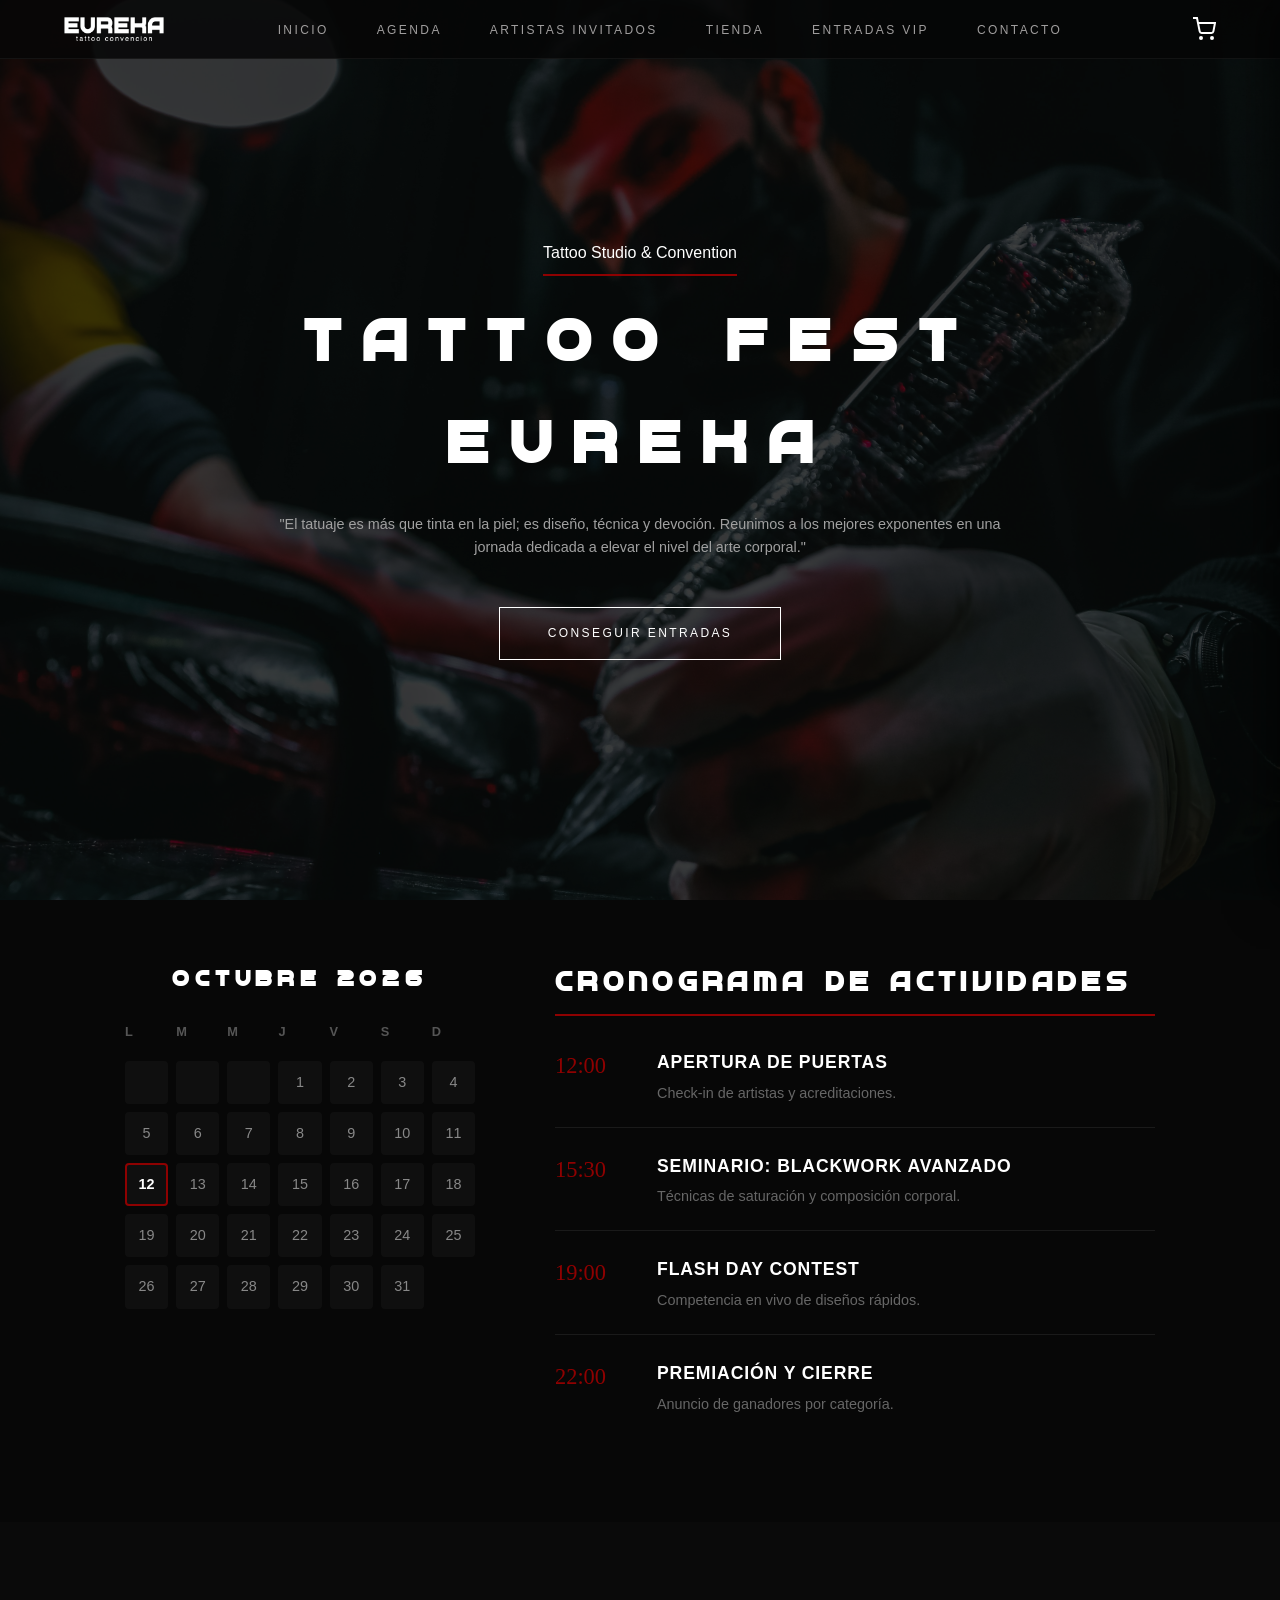
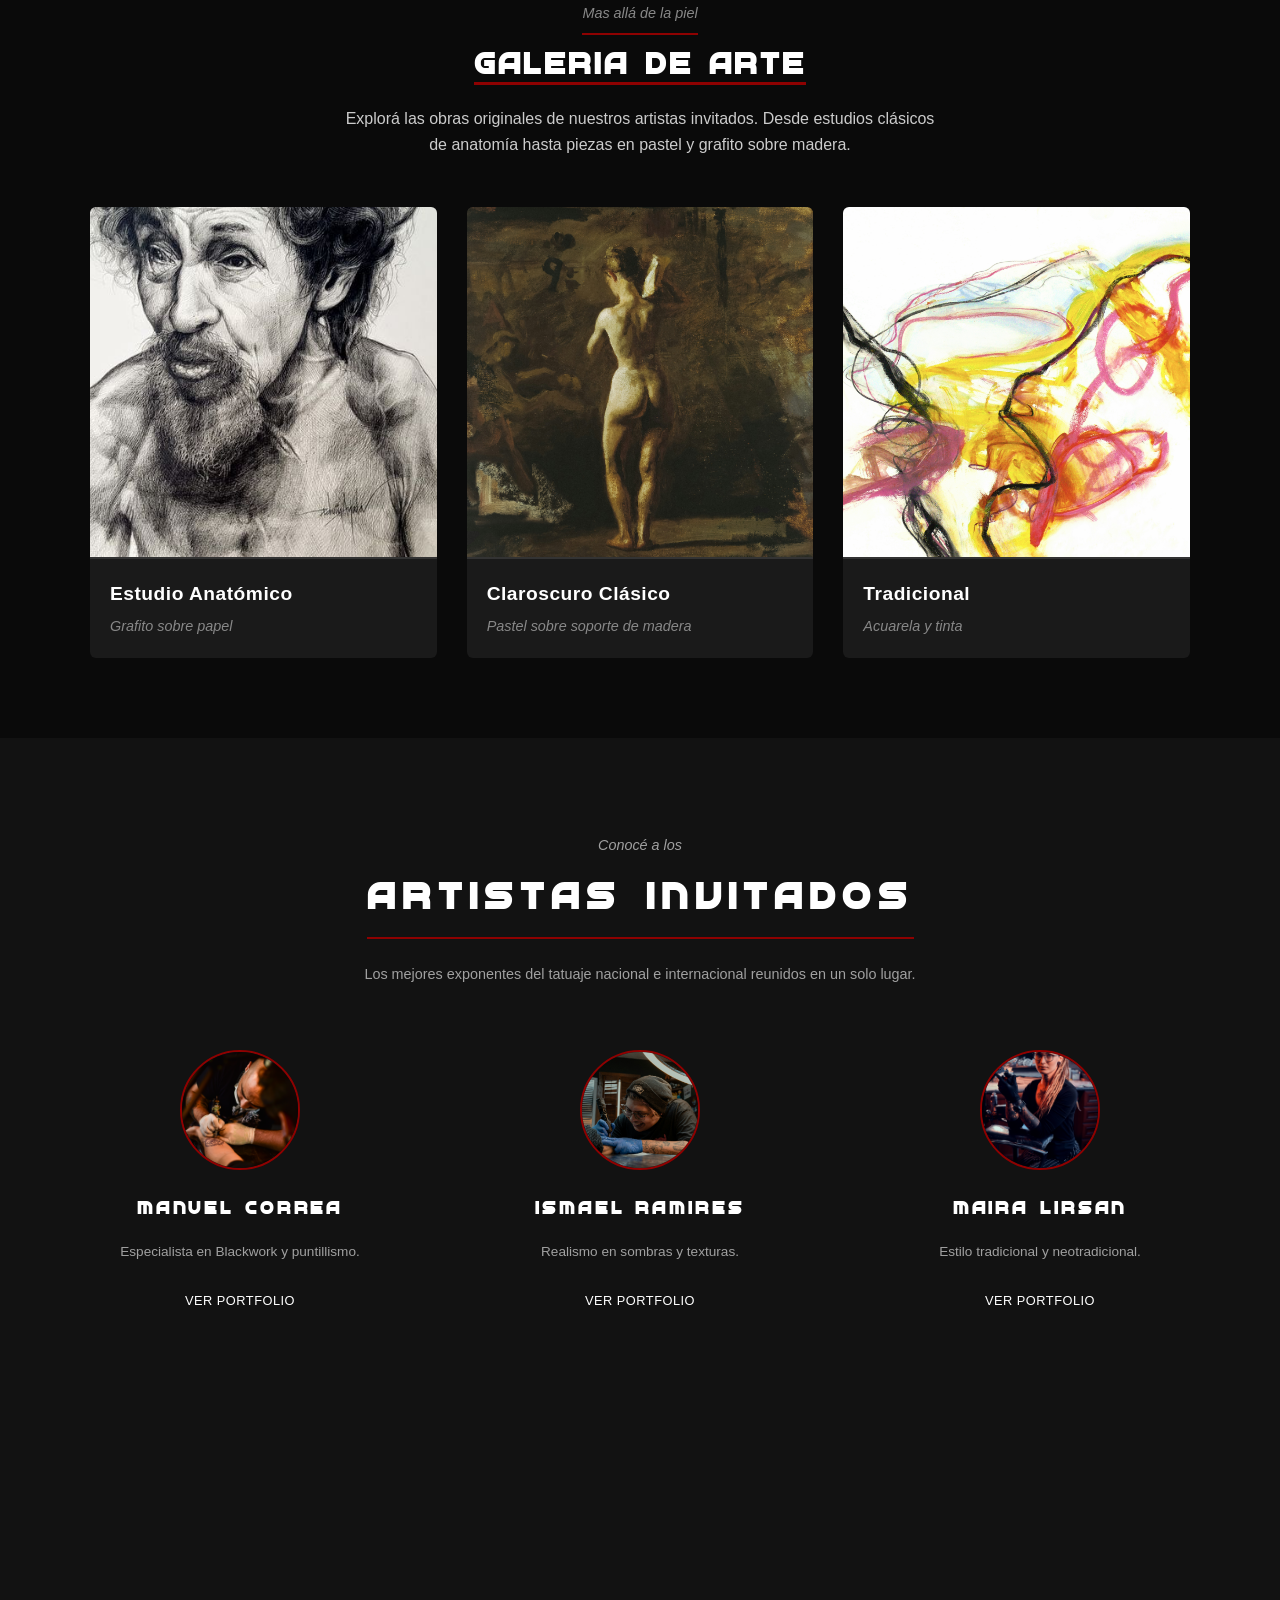
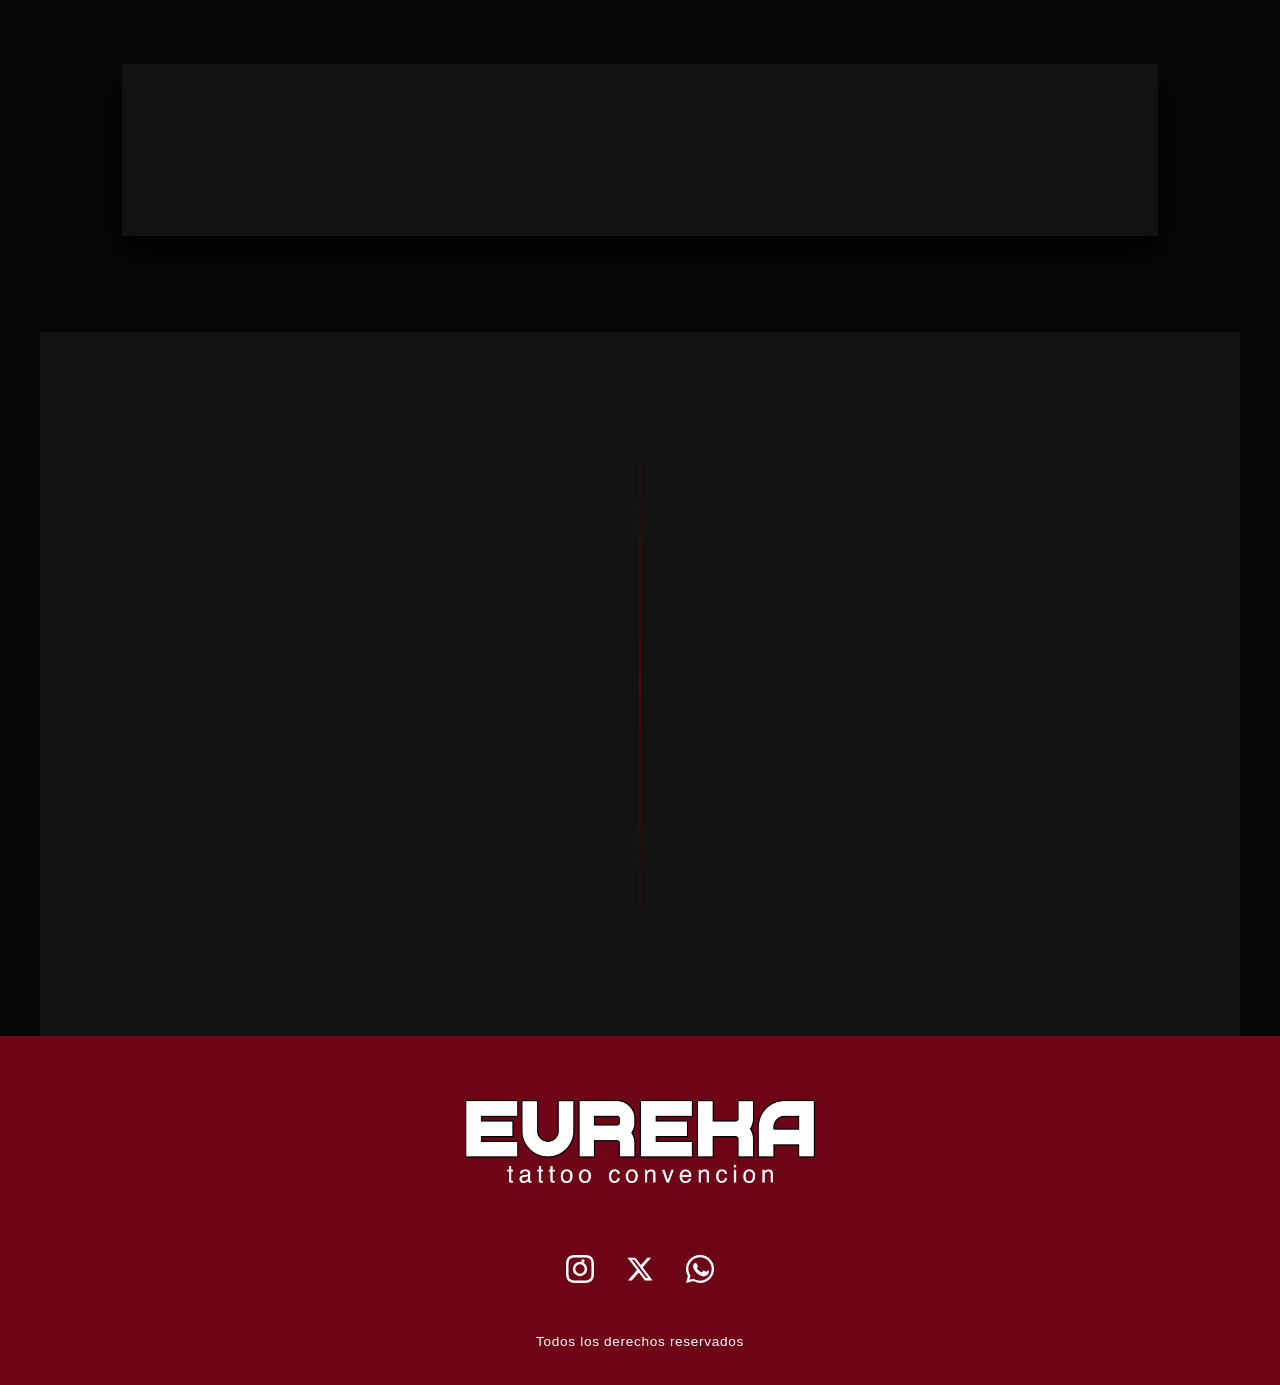
<file: index.html>
<!DOCTYPE html>
<html lang="es">
<head>
    <meta charset="UTF-8">
    <meta name="viewport" content="width=device-width, initial-scale=1.0">
    <title>Tattoo Fest | Convención de Arte</title>
    <link rel="stylesheet" href="styles.css">
    <link rel="stylesheet" href="carrito.css">
    <link rel="stylesheet" href="animaciones.css">
</head>

<body>

    <header class="main-header">
        <div class="logo">
            <img src="images/LOGO EUREKA VECTOR.png" alt="Eureka Studio" class="logo-animado">
        </div>

        <button class="menu-toggle" aria-label="Abrir menú">
            <span></span>
            <span></span>
            <span></span>
        </button>

        <nav class="main-nav">
            <ul>
                <li><a href="#hero">Inicio</a></li>
                <li><a href="#agenda">Agenda</a></li>
                <li><a href="#artistas-invitados">Artistas Invitados</a></li>
                <li><a href="productos.html">Tienda</a></li>
                <li><a href="tienda.html">Entradas VIP</a></li>
                <li><a href="#contacto">Contacto</a></li>
            </ul>
        </nav>

        <div class="carrito-icono-wrapper" id="carritoIcono">
            <svg viewBox="0 0 24 24" fill="none" stroke="currentColor" stroke-width="2">
                <circle cx="9" cy="21" r="1"></circle>
                <circle cx="20" cy="21" r="1"></circle>
                <path d="M1 1h4l2.68 13.39a2 2 0 0 0 2 1.61h9.72a2 2 0 0 0 2-1.61L23 6H6"></path>
            </svg>
            <span class="carrito-contador" id="carritoContador">0</span>
        </div>
    </header>

    <main>
        <section id="hero" class="hero-section">
            <div class="hero-overlay"></div>
            <div class="hero-content">
                <p class="subtitle">Tattoo Studio & Convention</p>
                <h1 class="main-title">TATTOO FEST EUREKA</h1>
                <p class="description">"El tatuaje es más que tinta en la piel; es diseño, técnica y devoción. Reunimos a los mejores exponentes en una jornada dedicada a elevar el nivel del arte corporal."</p>
                <a href="#contacto" class="btn-outline">CONSEGUIR ENTRADAS</a>
                
            </div>
        </section>
<section id="agenda" class="agenda-section">
    <div class="agenda-container">
        
        <div class="calendar-block">
            <h2 class="agenda-title">Octubre <span>2026</span></h2>
            <div class="calendar-grid">
                <div class="day-name">L</div><div class="day-name">M</div><div class="day-name">M</div>
                <div class="day-name">J</div><div class="day-name">V</div><div class="day-name">S</div>
                <div class="day-name">D</div>
                
                <div class="empty"></div><div class="empty"></div><div class="empty"></div>
                <div>1</div><div>2</div><div>3</div><div>4</div>
                <div>5</div><div>6</div><div>7</div><div>8</div><div>9</div><div>10</div><div>11</div>
                
                <div class="event-day">12</div>
                
                <div>13</div><div>14</div><div>15</div><div>16</div><div>17</div><div>18</div>
                <div>19</div><div>20</div><div>21</div><div>22</div><div>23</div><div>24</div><div>25</div>
                <div>26</div><div>27</div><div>28</div><div>29</div><div>30</div><div>31</div>
            </div>
        </div>

        <div class="timeline-block">
            <h3 class="timeline-title">CRONOGRAMA DE ACTIVIDADES</h3>
            <div class="timeline-item">
                <span class="time">12:00</span>
                <div class="activity">
                    <h4>APERTURA DE PUERTAS</h4>
                    <p>Check-in de artistas y acreditaciones.</p>
                </div>
            </div>
            <div class="timeline-item">
                <span class="time">15:30</span>
                <div class="activity">
                    <h4>SEMINARIO: BLACKWORK AVANZADO</h4>
                    <p>Técnicas de saturación y composición corporal.</p>
                </div>
            </div>
            <div class="timeline-item">
                <span class="time">19:00</span>
                <div class="activity">
                    <h4>FLASH DAY CONTEST</h4>
                    <p>Competencia en vivo de diseños rápidos.</p>
                </div>
            </div>
            <div class="timeline-item">
                <span class="time">22:00</span>
                <div class="activity">
                    <h4>PREMIACIÓN Y CIERRE</h4>
                    <p>Anuncio de ganadores por categoría.</p>
                </div>
            </div>
        </div>

    </div>
</section>
        <section class="galeria-section">
  <div class="galeria-header">
    <span class="subtitle">Mas allá de la piel</span>
    <h2>GALERIA DE ARTE</h2>
    <p>Explorá las obras originales de nuestros artistas invitados. Desde estudios clásicos de anatomía hasta piezas en pastel y grafito sobre madera.</p>
  </div>

  <div class="galeria-flex">
    <div class="obra-card">
      <div class="obra-imagen-container">
        <img src="images/GRAFITO.jpg" alt="Estudio de anatomía" class="obra-img">
      </div>
      <div class="obra-info">
        <h4>Estudio Anatómico</h4>
        <p>Grafito sobre papel</p>
      </div>
    </div>

    <div class="obra-card">
      <div class="obra-imagen-container">
        <img src="images/CLAROSCURO.jpg" alt="Obra en pastel sobre madera" class="obra-img">
      </div>
      <div class="obra-info">
        <h4>Claroscuro Clásico</h4>
        <p>Pastel sobre soporte de madera</p>
      </div>
    </div>

    <div class="obra-card">
      <div class="obra-imagen-container">
        <img src="images/acuarela.jpg" alt="Pintura tradicional" class="obra-img">
      </div>
      <div class="obra-info">
        <h4>Tradicional</h4>
        <p>Acuarela y tinta</p>
      </div>
    </div>
  </div>
</section>
           <section id="artistas-invitados" class="artists-section">
    <div class="section-heading">
        <p class="italic-subtitle">Conocé a los</p>
        <h2 class="section-title">ARTISTAS INVITADOS</h2>
        <p class="section-desc">Los mejores exponentes del tatuaje nacional e internacional reunidos en un solo lugar.</p>
    </div>
    
    <div class="grid-container">
        
        <article class="artist-card">
    <div class="image-flip-container card-image">
        <img src="images/tattoo1.jpg" alt="Tattoo de Artista 1" class="back-image">
        <img src="images/artist1.jpg" alt="Foto de Artista 1" class="front-image">
    </div>
    
    <h3 class="card-title">Manuel Correa</h3>
    <p class="card-text">Especialista en Blackwork y puntillismo.</p>
    <a href="#" class="read-more">VER PORTFOLIO</a>
</article>

<article class="artist-card">
    <div class="image-flip-container card-image">
        <img src="images/tattoo2.jpg" alt="Tattoo de Artista 2" class="back-image">
        <img src="images/artist2.jpg" alt="Foto de Artista 2" class="front-image">
    </div>
    
    <h3 class="card-title">Ismael Ramires</h3>
    <p class="card-text">Realismo en sombras y texturas.</p>
    <a href="https://iristattoo.com.ar/" target="_blank" class="read-more">VER PORTFOLIO</a>
</article>

<article class="artist-card">
    <div class="image-flip-container card-image">
        <img src="images/tattoo3.jpg" alt="Tattoo de Artista 3" class="back-image">
        <img src="images/artist3.jpg" alt="Foto de Artista 3" class="front-image">
    </div>
    
    <h3 class="card-title">Maira Lirsan</h3>
    <p class="card-text">Estilo tradicional y neotradicional.</p>
    <a href="https://www.instagram.com/yeyo_tattoos/" target="_blank" class="read-more">VER PORTFOLIO</a>
</article>

<article class="artist-card">
    <div class="image-flip-container card-image">
        <img src="images/tattoo4.jpeg" alt="Tattoo de Artista 4" class="back-image">
        <img src="images/artist4.jpg" alt="Foto de Artista 4" class="front-image">
    </div>
    
    <h3 class="card-title">Matias Morante</h3>
    <p class="card-text">Geometría sagrada y ornamental.</p>
    <a href="https://www.instagram.com/matiasmorantetattoo/?hl=es-la" target="_blank" class="read-more">VER PORTFOLIO</a>
</article>

<article class="artist-card">
    <div class="image-flip-container card-image">
        <img src="images/tattoo5.jpg" alt="Tattoo de Artista 5" class="back-image">
        <img src="images/atist5.jpg" alt="Foto de Artista 5" class="front-image">
    </div>
    
    <h3 class="card-title">Sebas Art</h3>
    <p class="card-text">Irezumi y estilo japonés clásico.</p>
    <a href="https://www.instagram.com/reel/DFJNN-MPiOv/" target="_blank" class="read-more">VER PORTFOLIO</a>
</article>

<article class="artist-card">
    <div class="image-flip-container card-image">
        <img src="images/tattoo6.jpg" alt="Tattoo de Artista 6" class="back-image">
        <img src="images/artist6.jpg" alt="Foto de Artista 6" class="front-image">
    </div>
    
    <h3 class="card-title">Camila Lopez</h3>
    <p class="card-text">Lettering y caligrafía custom.</p>
    <a href="https://www.instagram.com/cattastrofe_/" target="_blank" class="read-more">VER PORTFOLIO</a>
</article>
</section>
        <section class="oferta-section">
    <div class="section-heading">
        <p class="italic-subtitle">Más allá del evento</p>
        <h2 class="section-title">NUESTRA LÍNEA DE PRODUCTOS Y SERVICIOS</h2>
        <p class="section-desc">Eureka Studio no termina cuando se apagan las luces de la convención. Ofrecemos una experiencia completa, antes, durante y después del evento.</p>
    </div>

    <div class="oferta-grid">

        <article class="oferta-card">
    <img src="images/oferta-entradas.png" alt="Entradas y Accesos" class="oferta-img">
    <h3 class="oferta-titulo">Entradas y Accesos</h3>
    <p class="oferta-texto">Elegí entre Entrada General, VIP o Backstage según la experiencia que busques vivir en la convención.</p>
    <a href="tienda.html" class="read-more">VER ENTRADAS</a>
</article>

<article class="oferta-card">
    <img src="images/oferta-sesiones.png" alt="Sesiones de Tatuaje" class="oferta-img">
    <h3 class="oferta-titulo">Sesiones de Tatuaje</h3>
    <p class="oferta-texto">Reservá un turno con nuestros artistas invitados: flash, diseño personalizado o cover-up.</p>
    <a href="productos.html#sesiones" class="read-more">RESERVAR TURNO</a>
</article>

<article class="oferta-card">
    <img src="images/oferta-merch.png" alt="Merchandising Oficial" class="oferta-img">
    <h3 class="oferta-titulo">Merchandising Oficial</h3>
    <p class="oferta-texto">Remeras, stickers y láminas con diseños exclusivos de la edición 2026.</p>
    <a href="productos.html#merch" class="read-more">VER PRODUCTOS</a>
</article>
    </div>
</section>

        <section id="ubicacion" class="location-section">
    <div class="section-heading">
        <p class="italic-subtitle">Te esperamos en el</p>
        <h2 class="section-title">CENTRO DE CONVENCIONES</h2>
    </div>

    <div class="map-container">
        <div class="map-wrapper">
            <iframe src="https://www.google.com/maps/embed?pb=!1m14!1m12!1m3!1d13136.06691402283!2d-58.381592!3d-34.6037389!2m3!1f0!2f0!3f0!3m2!1i1024!2i768!4f13.1!5e0!3m2!1ses!2sar!4v1700000000000!5m2!1ses!2sar" width="100%" height="450" style="border:0;" allowfullscreen="" loading="lazy" referrerpolicy="no-referrer-when-downgrade"></iframe>
        </div>

        <div class="location-info">
            <div class="info-block">
                <h4>DIRECCIÓN</h4>
                <p>Av. Corrientes 1234<br>Ciudad Autónoma de Buenos Aires</p>
            </div>
            <div class="info-block">
                <h4>TRANSPORTE</h4>
                <p>Subte: Línea B y C (Est. Carlos Pellegrini)<br>Colectivos: 9, 10, 17, 45, 59, 67</p>
            </div>
            <div class="info-block">
                <h4>FECHAS Y HORARIOS</h4>
                <p>Sábado 12 y Domingo 13 de Octubre<br>Apertura de puertas: 12:00 hs</p>
            </div>
        </div>
    </div>
</section>

       <section id="contacto" class="contact-faq-section">
    <div class="faq-container">
        <div class="section-heading faq-heading">
            <p class="italic-subtitle">Resolvemos tus dudas</p>
            <h2 class="section-title">FAQ</h2>
        </div>
        
        <div class="faq-item">
            <details>
                <summary>¿Cómo reservo un turno para tatuarme?</summary>
                <p class="faq-answer">Debes contactar directamente al artista a través de sus redes sociales proporcionadas en la sección de artistas invitados.</p>
            </details>
        </div>
        <div class="faq-item">
            <details>
                <summary>¿Hay estacionamiento disponible?</summary>
                <p class="faq-answer">El predio cuenta con estacionamiento limitado. Recomendamos utilizar transporte público.</p>
            </details>
        </div>
        <div class="faq-item">
            <details>
                <summary>¿Se puede ingresar con menores de edad?</summary>
                <p class="faq-answer">Sí, el evento es apto para todo público. Los menores de 12 años no abonan entrada pero deben estar acompañados por un adulto responsable en todo momento.</p>
            </details>
        </div>

        <div class="faq-item">
            <details>
                <summary>¿Cuáles son los medios de pago en el predio?</summary>
                <p class="faq-answer">Dentro de la convención podrás pagar con efectivo, transferencia o Mercado Pago. Algunos artistas internacionales podrían manejarse únicamente con efectivo.</p>
            </details>
        </div>
    </div>

    <div class="contact-container">
        <div class="section-heading contact-heading">
            <p class="italic-subtitle">Early Bird</p>
            <h2 class="section-title">ACCESO ANTICIPADO</h2>
        </div>
        
        <form class="pro-form">
            <div class="input-group">
                <label for="name">Nombre</label>
                <input type="text" id="name" name="name" required>
            </div>
            <div class="input-group">
                <label for="email">Correo Electrónico</label>
                <input type="email" id="email" name="email" required>
            </div>
            <div class="input-group">
                <label for="message">Mensaje</label>
                <textarea id="message" name="message" rows="4" required></textarea>
            </div>
            <button type="submit" class="btn-outline">ENVIAR</button>
        </form>
    </div>
</section>
    </main>

<footer class="site-footer">
    <div class="footer-content">
        
        <img src="images/LOGO EUREKA VECTOR.png" alt="Eureka Studio" class="footer-logo-img">
        <div class="social-links">
            
            <a href="https://www.instagram.com/" target="_blank" aria-label="Instagram">
                <svg viewBox="0 0 24 24" width="28" height="28" fill="currentColor">
                    <path d="M12 2.163c3.204 0 3.584.012 4.85.07 3.252.148 4.771 1.691 4.919 4.919.058 1.265.069 1.645.069 4.849 0 3.205-.012 3.584-.069 4.849-.149 3.225-1.664 4.771-4.919 4.919-1.266.058-1.644.07-4.85.07-3.204 0-3.584-.012-4.849-.07-3.26-.149-4.771-1.699-4.919-4.92-.058-1.265-.07-1.644-.07-4.849 0-3.204.013-3.583.07-4.849.149-3.227 1.664-4.771 4.919-4.919 1.266-.057 1.645-.069 4.849-.069zM12 0C8.741 0 8.333.014 7.053.072 2.695.272.273 2.69.073 7.052.014 8.333 0 8.741 0 12c0 3.259.014 3.668.072 4.948.2 4.358 2.618 6.78 6.98 6.98C8.333 23.986 8.741 24 12 24c3.259 0 3.668-.014 4.948-.072 4.354-.2 6.782-2.618 6.979-6.98.059-1.28.073-1.689.073-4.948 0-3.259-.014-3.667-.072-4.947-.196-4.354-2.617-6.78-6.979-6.98C15.668.014 15.259 0 12 0zm0 5.838a6.162 6.162 0 100 12.324 6.162 6.162 0 000-12.324zM12 16a4 4 0 110-8 4 4 0 010 8zm3.98-10.822a1.44 1.44 0 11-2.881 0 1.44 1.44 0 012.881 0z"/>
                </svg>
            </a>

            <a href="https://x.com/?lang=es" target="_blank" aria-label="X Twitter">
                <svg viewBox="0 0 24 24" width="28" height="28" fill="currentColor">
                    <path d="M18.244 2.25h3.308l-7.227 8.26 8.502 11.24H16.17l-5.214-6.817L4.99 21.75H1.68l7.73-8.835L1.254 2.25H8.08l4.713 6.231zm-1.161 17.52h1.833L7.084 4.126H5.117z"/>
                </svg>
            </a>

            <a href="https://web.whatsapp.com/" target="_blank" aria-label="WhatsApp">
                <svg viewBox="0 0 24 24" width="28" height="28" fill="currentColor">
                    <path d="M12.031 0C5.405 0 .022 5.378.022 11.996c0 2.12.553 4.186 1.605 6.007L.041 24l6.155-1.609a11.936 11.936 0 005.835 1.516h.005c6.621 0 11.998-5.377 11.998-11.996 0-3.21-1.25-6.226-3.518-8.496A11.947 11.947 0 0012.031 0zm0 21.905h-.004c-1.785 0-3.535-.478-5.068-1.385l-.363-.214-3.766.984.998-3.665-.235-.373A9.957 9.957 0 012.025 12C2.025 6.486 6.516 2 12.031 2c2.673 0 5.185 1.042 7.075 2.932 1.89 1.89 2.93 4.4 2.93 7.068 0 5.513-4.49 10-10.005 10zm5.495-7.502c-.302-.151-1.784-.881-2.062-.982-.277-.101-.48-.151-.682.151-.202.302-.782.982-.958 1.183-.176.202-.353.227-.655.076-1.574-.789-2.738-1.464-3.8-3.25-.115-.195.006-.33.15-.472.26-.26.545-.636.655-.838.102-.201.051-.378-.025-.529-.076-.151-.682-1.644-.934-2.25-.246-.593-.496-.513-.682-.522l-.58-.009c-.202 0-.529.076-.807.378-.277.302-1.06 1.033-1.06 2.518s1.085 2.918 1.236 3.12c.151.202 2.128 3.25 5.155 4.553 1.895.815 2.553.882 3.42.744.976-.155 2.923-1.194 3.332-2.348.409-1.154.409-2.142.287-2.348-.122-.206-.43-.307-.732-.458z"/>
                </svg>
            </a>
            
        </div>
        
        <p class="copyright">Todos los derechos reservados</p>
    </div>
</footer>

<script>
    const toggle = document.querySelector('.menu-toggle');
    const nav = document.querySelector('.main-nav');

    toggle.addEventListener('click', () => {
        nav.classList.toggle('active');
        toggle.classList.toggle('active');
    });

    // Cierra el menú al tocar un link
    document.querySelectorAll('.main-nav a').forEach(link => {
        link.addEventListener('click', () => {
            nav.classList.remove('active');
            toggle.classList.remove('active');
        });
    });
</script>
<div class="carrito-overlay" id="carritoOverlay"></div>

<aside class="carrito-drawer" id="carritoDrawer">
    <div class="carrito-header">
        <h3>Tu Carrito</h3>
        <button class="carrito-cerrar" id="carritoCerrar" aria-label="Cerrar carrito">✕</button>
    </div>

    <div class="carrito-lista" id="carritoLista"></div>

    <div class="carrito-vacio" id="carritoVacio">
        <div class="carrito-vacio-icono">🛒</div>
        <p>Todavía no agregaste nada al carrito.</p>
    </div>

    <div class="carrito-footer" id="carritoFooter">
        <div class="carrito-total-row">
            <span class="carrito-total-label">Total</span>
            <span class="carrito-total-precio" id="carritoTotal">$0</span>
        </div>
        <a href="tienda.html?desde=carrito" class="carrito-btn-finalizar">FINALIZAR COMPRA</a>
    </div>
</aside>

<script src="carrito.js"></script>
    <script src="animaciones.js"></script>
</body>
</html>
</file>
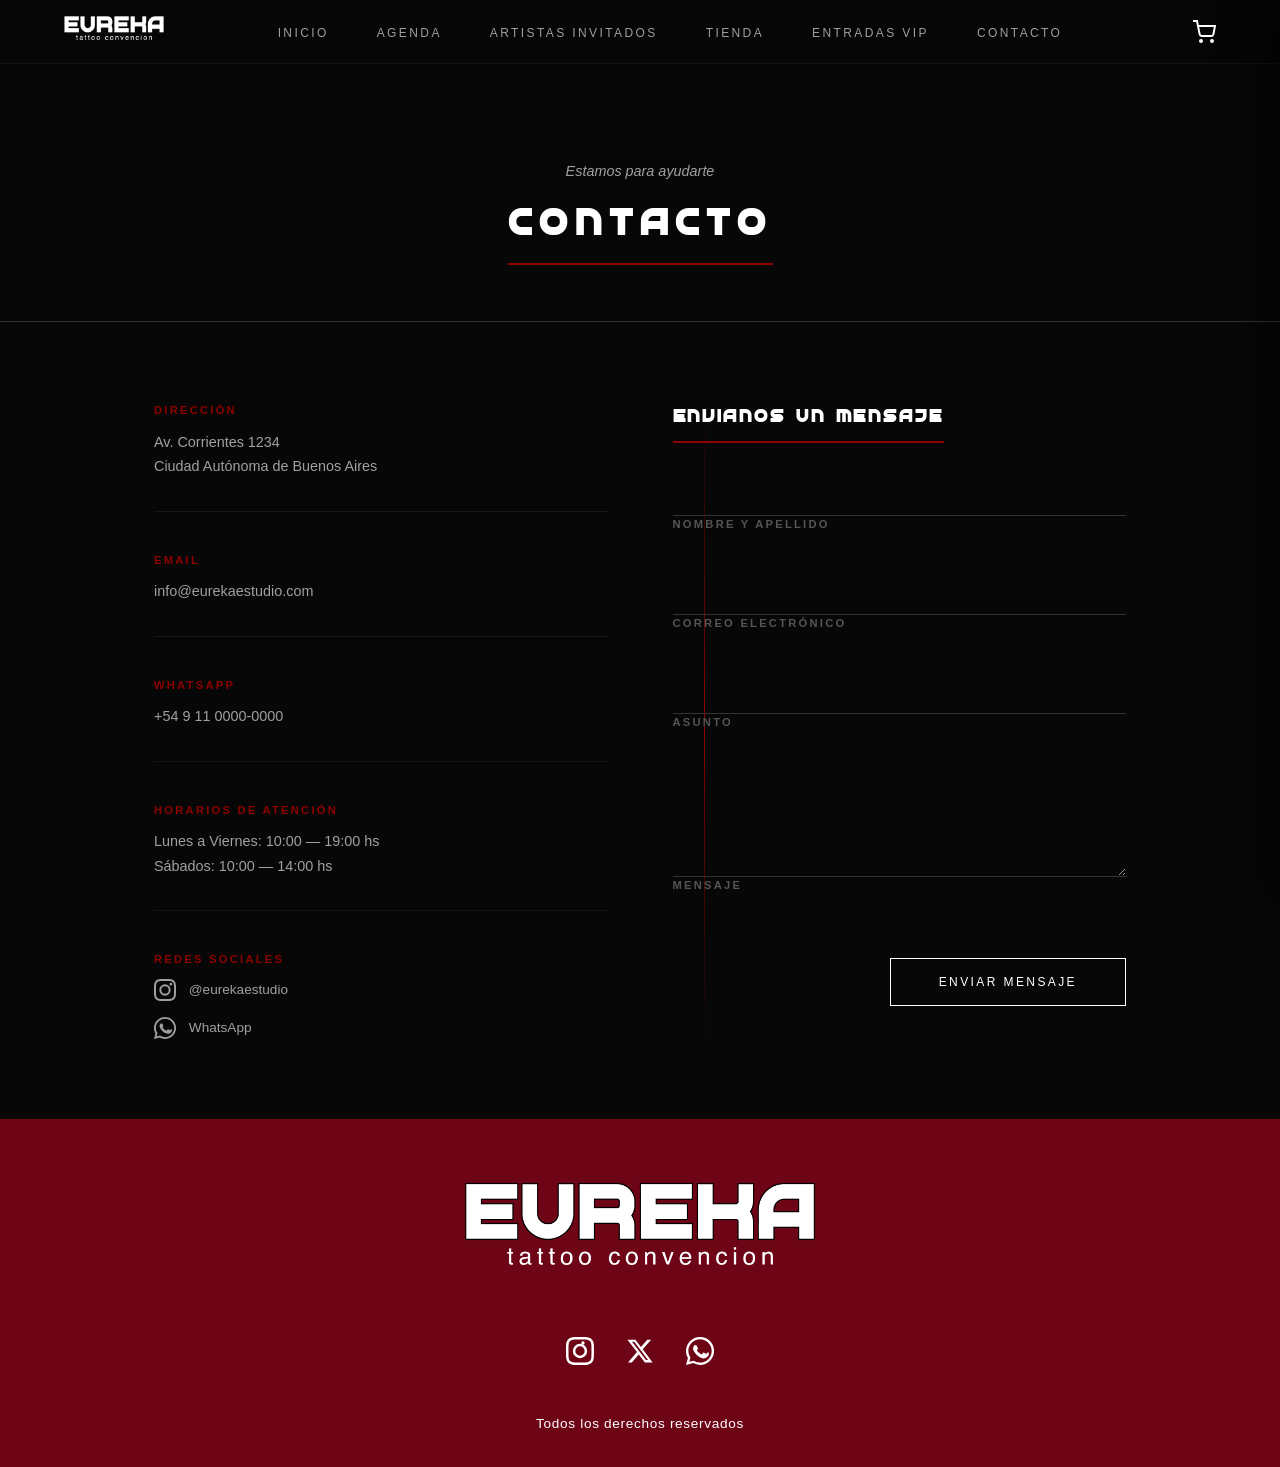
<file: contacto.html>
<!DOCTYPE html>
<html lang="es">
<head>
    <meta charset="UTF-8">
    <meta name="viewport" content="width=device-width, initial-scale=1.0">
    <title>Contacto | Tattoo Fest Eureka</title>
    <link rel="stylesheet" href="styles.css">
    <link rel="stylesheet" href="carrito.css">
    <link rel="stylesheet" href="contacto.css">
    <link rel="stylesheet" href="animaciones.css">
</head>
<body>
    <header class="main-header">
        <div class="logo">
            <a href="index.html">
                <img src="images/LOGO EUREKA VECTOR.png" alt="Eureka Studio" class="logo-animado">
            </a>
        </div>
        <nav class="main-nav">
            <ul>
                <li><a href="index.html#hero">Inicio</a></li>
                <li><a href="index.html#agenda">Agenda</a></li>
                <li><a href="index.html#artistas-invitados">Artistas Invitados</a></li>
                <li><a href="productos.html">Tienda</a></li>
                <li><a href="tienda.html">Entradas VIP</a></li>
                <li><a href="contacto.html" class="active-link">Contacto</a></li>
            </ul>
        </nav>
        <div class="header-actions-mobile">
            <div class="carrito-icono-wrapper" id="carritoIcono">
                <svg viewBox="0 0 24 24" fill="none" stroke="currentColor" stroke-width="2">
                    <circle cx="9" cy="21" r="1"></circle>
                    <circle cx="20" cy="21" r="1"></circle>
                    <path d="M1 1h4l2.68 13.39a2 2 0 0 0 2 1.61h9.72a2 2 0 0 0 2-1.61L23 6H6"></path>
                </svg>
                <span class="carrito-contador" id="carritoContador">0</span>
            </div>
            <button class="menu-toggle" aria-label="Abrir menú">
                <span></span>
                <span></span>
                <span></span>
            </button>
        </div>
    </header>

    <main class="contacto-main">
        <section class="contacto-hero">
            <p class="italic-subtitle">Estamos para ayudarte</p>
            <h1 class="section-title">CONTACTO</h1>
        </section>

        <section class="contacto-cuerpo">
            <div class="contacto-datos">
                <div class="dato-bloque">
                    <h4 class="dato-titulo">DIRECCIÓN</h4>
                    <p class="dato-texto">Av. Corrientes 1234<br>Ciudad Autónoma de Buenos Aires</p>
                </div>
                <div class="dato-bloque">
                    <h4 class="dato-titulo">EMAIL</h4>
                    <p class="dato-texto"><a href="mailto:info@eurekaestudio.com">info@eurekaestudio.com</a></p>
                </div>
                <div class="dato-bloque">
                    <h4 class="dato-titulo">WHATSAPP</h4>
                    <p class="dato-texto"><a href="https://wa.me/5491100000000" target="_blank">+54 9 11 0000-0000</a></p>
                </div>
                <div class="dato-bloque">
                    <h4 class="dato-titulo">HORARIOS DE ATENCIÓN</h4>
                    <p class="dato-texto">Lunes a Viernes: 10:00 — 19:00 hs<br>Sábados: 10:00 — 14:00 hs</p>
                </div>
                <div class="dato-bloque">
                    <h4 class="dato-titulo">REDES SOCIALES</h4>
                    <div class="contacto-redes">
                        <a href="https://www.instagram.com/" target="_blank" aria-label="Instagram">
                            <svg viewBox="0 0 24 24" width="22" height="22" fill="currentColor">
                                <path d="M12 2.163c3.204 0 3.584.012 4.85.07 3.252.148 4.771 1.691 4.919 4.919.058 1.265.069 1.645.069 4.849 0 3.205-.012 3.584-.069 4.849-.149 3.225-1.664 4.771-4.919 4.919-1.266.058-1.644.07-4.85.07-3.204 0-3.584-.012-4.849-.07-3.26-.149-4.771-1.699-4.919-4.92-.058-1.265-.07-1.644-.07-4.849 0-3.204.013-3.583.07-4.849.149-3.227 1.664-4.771 4.919-4.919 1.266-.057 1.645-.069 4.849-.069zM12 0C8.741 0 8.333.014 7.053.072 2.695.272.273 2.69.073 7.052.014 8.333 0 8.741 0 12c0 3.259.014 3.668.072 4.948.2 4.358 2.618 6.78 6.98 6.98C8.333 23.986 8.741 24 12 24c3.259 0 3.668-.014 4.948-.072 4.354-.2 6.782-2.618 6.979-6.98.059-1.28.073-1.689.073-4.948 0-3.259-.014-3.667-.072-4.947-.196-4.354-2.617-6.78-6.979-6.98C15.668.014 15.259 0 12 0zm0 5.838a6.162 6.162 0 100 12.324 6.162 6.162 0 000-12.324zM12 16a4 4 0 110-8 4 4 0 010 8zm6.406-11.845a1.44 1.44 0 100 2.881 1.44 1.44 0 000-2.881z"/>
                            </svg>
                            @eurekaestudio
                        </a>
                        <a href="https://web.whatsapp.com/" target="_blank" aria-label="WhatsApp">
                            <svg viewBox="0 0 24 24" width="22" height="22" fill="currentColor">
                                <path d="M12.031 0C5.405 0 .022 5.378.022 11.996c0 2.12.553 4.186 1.605 6.007L.041 24l6.155-1.609a11.936 11.936 0 005.835 1.516h.005c6.621 0 11.998-5.377 11.998-11.996 0-3.21-1.25-6.226-3.518-8.496A11.947 11.947 0 0012.031 0zm0 21.905h-.004a9.918 9.918 0 01-5.068-1.385l-.363-.214-3.766.984.998-3.665-.235-.373A9.957 9.957 0 012.025 12C2.025 6.486 6.516 2 12.031 2c2.673 0 5.185 1.042 7.075 2.932 1.89 1.89 2.93 4.4 2.93 7.068 0 5.513-4.49 10-10.005 10zm5.495-7.502c-.302-.151-1.784-.881-2.062-.982-.277-.101-.48-.151-.682.151-.202.302-.782.982-.958 1.183-.176.202-.353.227-.655.076-1.574-.789-2.738-1.464-3.8-3.25-.115-.195.006-.33.15-.472.26-.26.545-.636.655-.838.102-.201.051-.378-.025-.529-.076-.151-.682-1.644-.934-2.25-.246-.593-.496-.513-.682-.522l-.58-.009c-.202 0-.529.076-.807.378-.277.302-1.06 1.033-1.06 2.518s1.085 2.918 1.236 3.12c.151.202 2.128 3.25 5.155 4.553 1.895.815 2.553.882 3.42.744.976-.155 2.923-1.194 3.332-2.348.409-1.154.409-2.142.287-2.348-.122-.206-.43-.307-.732-.458z"/>
                            </svg>
                            WhatsApp
                        </a>
                    </div>
                </div>
            </div>

            <div class="contacto-divisor"></div>

            <div class="contacto-form-wrapper">
                <h3 class="contacto-form-titulo">ENVIANOS UN MENSAJE</h3>
                <form class="pro-form contacto-form">
                    <div class="input-group">
                        <label for="contactNombre">Nombre y apellido</label>
                        <input type="text" id="contactNombre" name="nombre" required>
                    </div>
                    <div class="input-group">
                        <label for="contactEmail">Correo electrónico</label>
                        <input type="email" id="contactEmail" name="email" required>
                    </div>
                    <div class="input-group">
                        <label for="contactAsunto">Asunto</label>
                        <input type="text" id="contactAsunto" name="asunto" required>
                    </div>
                    <div class="input-group">
                        <label for="contactMensaje">Mensaje</label>
                        <textarea id="contactMensaje" name="mensaje" rows="5" required></textarea>
                    </div>
                    <button type="submit" class="btn-outline">ENVIAR MENSAJE</button>
                </form>
            </div>
        </section>
    </main>

    <footer class="site-footer">
        <div class="footer-content">
            <img src="images/LOGO EUREKA VECTOR.png" alt="Eureka Studio" class="footer-logo-img">
            <div class="social-links">
                <a href="https://www.instagram.com/" target="_blank" aria-label="Instagram">
                    <svg viewBox="0 0 24 24" width="28" height="28" fill="currentColor"><path d="M12 2.163c3.204 0 3.584.012 4.85.07 3.252.148 4.771 1.691 4.919 4.919.058 1.265.069 1.645.069 4.849 0 3.205-.012 3.584-.069 4.849-.149 3.225-1.664 4.771-4.919 4.919-1.266.058-1.644.07-4.85.07-3.204 0-3.584-.012-4.849-.07-3.26-.149-4.771-1.699-4.919-4.92-.058-1.265-.07-1.644-.07-4.849 0-3.204.013-3.583.07-4.849.149-3.227 1.664-4.771 4.919-4.919 1.266-.057 1.645-.069 4.849-.069zM12 0C8.741 0 8.333.014 7.053.072 2.695.272.273 2.69.073 7.052.014 8.333 0 8.741 0 12c0 3.259.014 3.668.072 4.948.2 4.358 2.618 6.78 6.98 6.98C8.333 23.986 8.741 24 12 24c3.259 0 3.668-.014 4.948-.072 4.354-.2 6.782-2.618 6.979-6.98.059-1.28.073-1.689.073-4.948 0-3.259-.014-3.667-.072-4.947-.196-4.354-2.617-6.78-6.979-6.98C15.668.014 15.259 0 12 0zm0 5.838a6.162 6.162 0 100 12.324 6.162 6.162 0 000-12.324zM12 16a4 4 0 110-8 4 4 0 010 8zm3.98-10.822a1.44 1.44 0 11-2.881 0 1.44 1.44 0 012.881 0z"/></svg>
                </a>
                <a href="https://x.com/?lang=es" target="_blank" aria-label="X Twitter">
                    <svg viewBox="0 0 24 24" width="28" height="28" fill="currentColor"><path d="M18.244 2.25h3.308l-7.227 8.26 8.502 11.24H16.17l-5.214-6.817L4.99 21.75H1.68l7.73-8.835L1.254 2.25H8.08l4.713 6.231zm-1.161 17.52h1.833L7.084 4.126H5.117z"/></svg>
                </a>
                <a href="https://web.whatsapp.com/" target="_blank" aria-label="WhatsApp">
                    <svg viewBox="0 0 24 24" width="28" height="28" fill="currentColor"><path d="M12.031 0C5.405 0 .022 5.378.022 11.996c0 2.12.553 4.186 1.605 6.007L.041 24l6.155-1.609a11.936 11.936 0 005.835 1.516h.005c6.621 0 11.998-5.377 11.998-11.996 0-3.21-1.25-6.226-3.518-8.496A11.947 11.947 0 0012.031 0zm0 21.905h-.004a9.918 9.918 0 01-5.068-1.385l-.363-.214-3.766.984.998-3.665-.235-.373A9.957 9.957 0 012.025 12C2.025 6.486 6.516 2 12.031 2c2.673 0 5.185 1.042 7.075 2.932 1.89 1.89 2.93 4.4 2.93 7.068 0 5.513-4.49 10-10.005 10zm5.495-7.502c-.302-.151-1.784-.881-2.062-.982-.277-.101-.48-.151-.682.151-.202.302-.782.982-.958 1.183-.176.202-.353.227-.655.076-1.574-.789-2.738-1.464-3.8-3.25-.115-.195.006-.33.15-.472.26-.26.545-.636.655-.838.102-.201.051-.378-.025-.529-.076-.151-.682-1.644-.934-2.25-.246-.593-.496-.513-.682-.522l-.58-.009c-.202 0-.529.076-.807.378-.277.302-1.06 1.033-1.06 2.518s1.085 2.918 1.236 3.12c.151.202 2.128 3.25 5.155 4.553 1.895.815 2.553.882 3.42.744.976-.155 2.923-1.194 3.332-2.348.409-1.154.409-2.142.287-2.348-.122-.206-.43-.307-.732-.458z"/></svg>
                </a>
            </div>
            <p class="copyright">Todos los derechos reservados</p>
        </div>
    </footer>

    <div class="carrito-overlay" id="carritoOverlay"></div>
    <aside class="carrito-drawer" id="carritoDrawer">
        <div class="carrito-header">
            <h3>Tu Carrito</h3>
            <button class="carrito-cerrar" id="carritoCerrar" aria-label="Cerrar carrito">✕</button>
        </div>
        <div class="carrito-lista" id="carritoLista"></div>
        <div class="carrito-vacio" id="carritoVacio">
            <div class="carrito-vacio-icono">🛒</div>
            <p>Todavía no agregaste nada al carrito.</p>
        </div>
        <div class="carrito-footer" id="carritoFooter">
            <div class="carrito-total-row">
                <span class="carrito-total-label">Total</span>
                <span class="carrito-total-precio" id="carritoTotal">$0</span>
            </div>
            <a href="tienda.html?desde=carrito" class="carrito-btn-finalizar">FINALIZAR COMPRA</a>
        </div>
    </aside>

    <script>
        const toggle = document.querySelector('.menu-toggle');
        const nav = document.querySelector('.main-nav');
        if (toggle && nav) {
            toggle.addEventListener('click', () => {
                nav.classList.toggle('active');
                toggle.classList.toggle('active');
            });
            document.querySelectorAll('.main-nav a').forEach(link => {
                link.addEventListener('click', () => {
                    nav.classList.remove('active');
                    toggle.classList.remove('active');
                });
            });
        }
        document.querySelectorAll('a[href*="index.html#"]').forEach(link => {
            link.addEventListener('click', (e) => {
                e.preventDefault();
                const hash = link.getAttribute('href').split('#')[1];
                sessionStorage.setItem('scrollTo', hash);
                window.location.href = 'index.html';
            });
        });
        const logoLink = document.querySelector('.logo a');
        if (logoLink) {
            logoLink.addEventListener('click', (e) => {
                e.preventDefault();
                sessionStorage.setItem('scrollTo', 'hero');
                window.location.href = 'index.html';
            });
        }
    </script>
    <script src="carrito.js"></script>
    <script src="animaciones.js"></script>
</body>
</html>
</file>
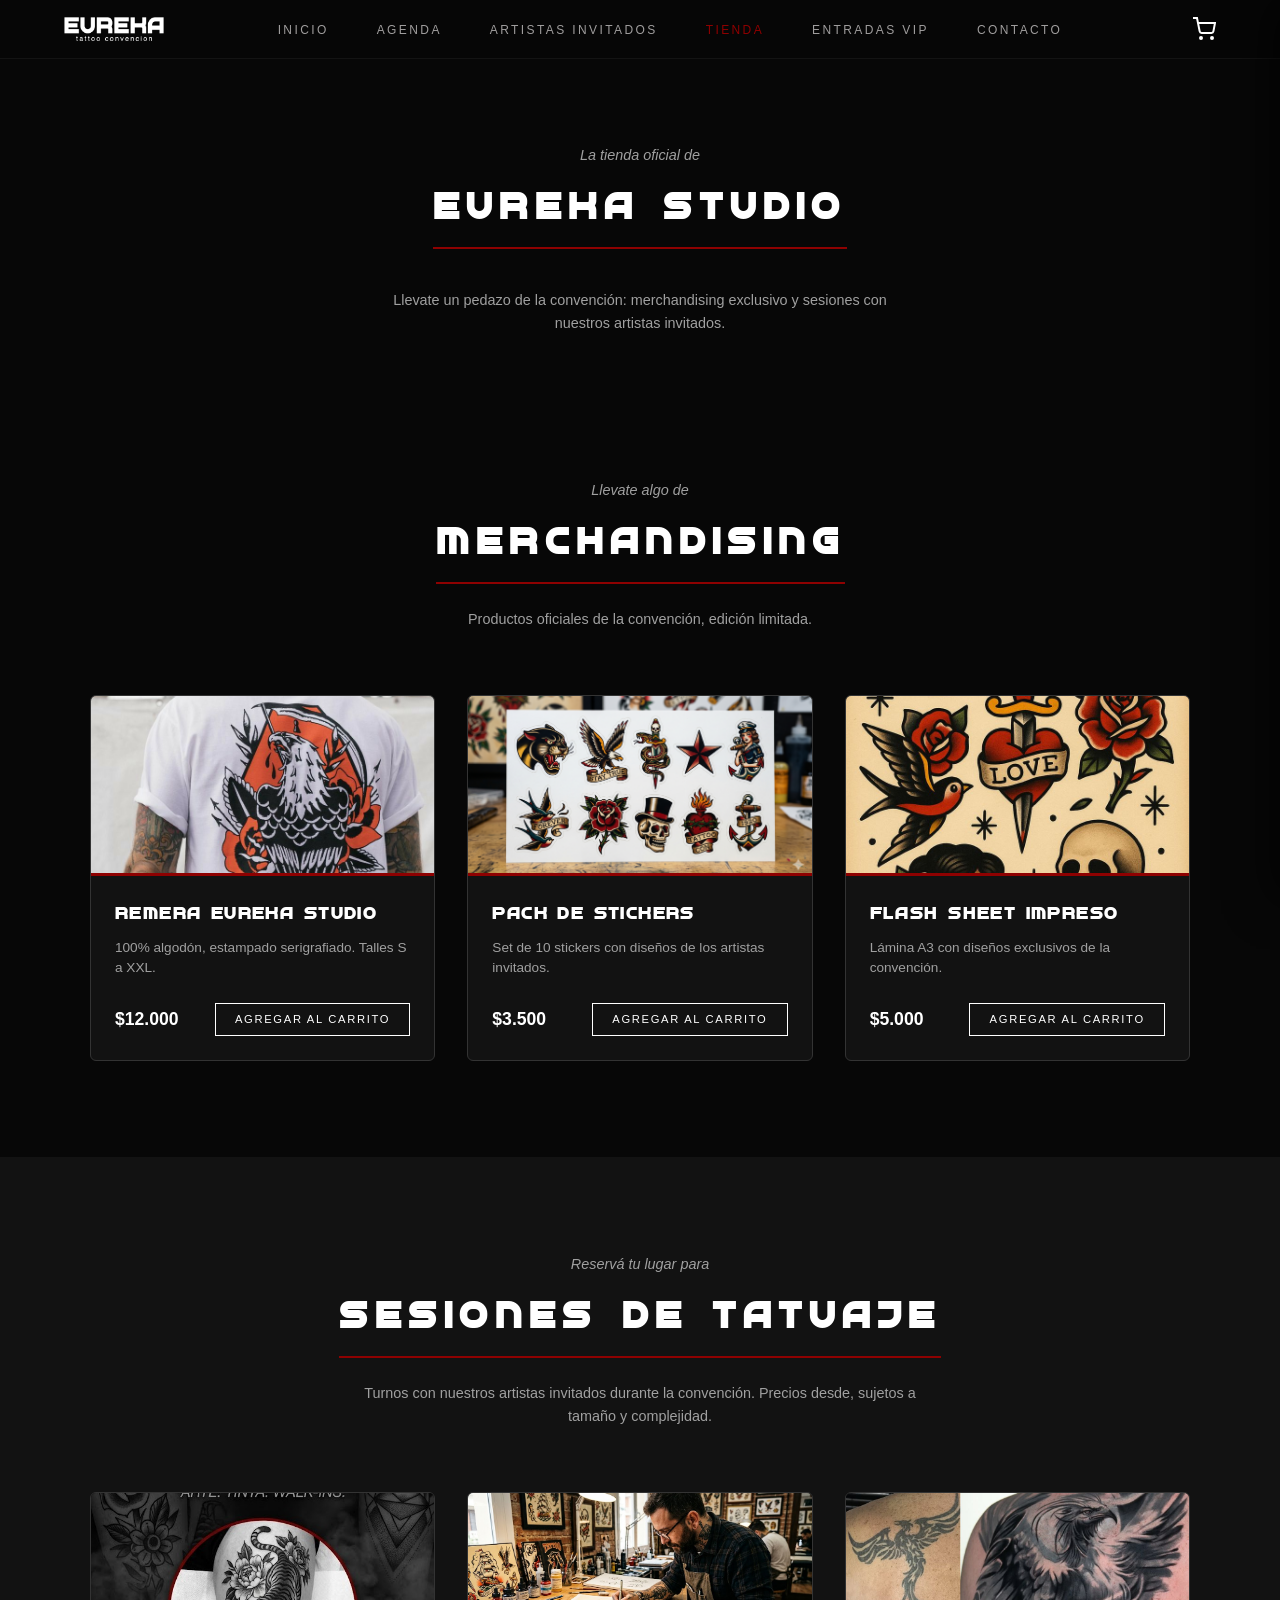
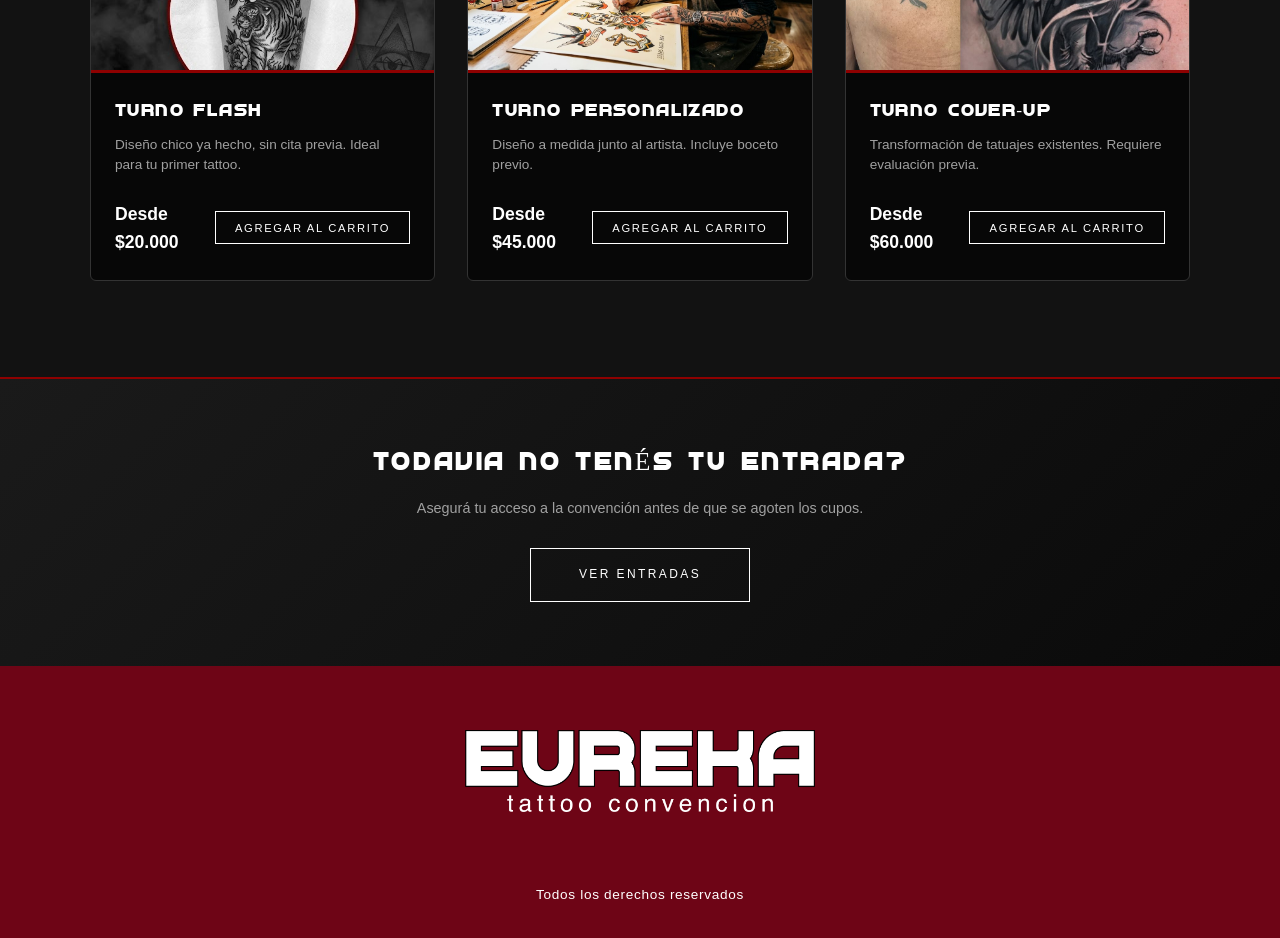
<file: productos.html>
<!DOCTYPE html>
<html lang="es">
<head>
    <meta charset="UTF-8">
    <meta name="viewport" content="width=device-width, initial-scale=1.0">
    <title>Productos y Sesiones | Tattoo Fest Eureka</title>
    <link rel="stylesheet" href="styles.css">
    <link rel="stylesheet" href="tienda.css">
    <link rel="stylesheet" href="carrito.css">
    <link rel="stylesheet" href="animaciones.css">
</head>
<body>

    <header class="main-header">
        <div class="logo">
            <img src="images/LOGO EUREKA VECTOR.png" alt="Eureka Studio" class="logo-animado">
        </div>

        <button class="menu-toggle" aria-label="Abrir menú">
            <span></span>
            <span></span>
            <span></span>
        </button>

        <nav class="main-nav">
            <ul>
                <li><a href="index.html#hero">Inicio</a></li>
                <li><a href="index.html#agenda">Agenda</a></li>
                <li><a href="index.html#artistas-invitados">Artistas Invitados</a></li>
                <li><a href="productos.html" class="active-link">Tienda</a></li>
                <li><a href="tienda.html">Entradas VIP</a></li>
                <li><a href="index.html#contacto">Contacto</a></li>
            </ul>
        </nav>

        <div class="carrito-icono-wrapper" id="carritoIcono">
            <svg viewBox="0 0 24 24" fill="none" stroke="currentColor" stroke-width="2">
                <circle cx="9" cy="21" r="1"></circle>
                <circle cx="20" cy="21" r="1"></circle>
                <path d="M1 1h4l2.68 13.39a2 2 0 0 0 2 1.61h9.72a2 2 0 0 0 2-1.61L23 6H6"></path>
            </svg>
            <span class="carrito-contador" id="carritoContador">0</span>
        </div>
    </header>

    <main class="tienda-main">

        <!-- ============================
             HERO DE PRODUCTOS
        ============================= -->
        <section class="tienda-hero">
            <div class="tienda-hero-content">
                <p class="italic-subtitle">La tienda oficial de</p>
                <h1 class="section-title">EUREKA STUDIO</h1>
                <p class="tienda-hero-desc">Llevate un pedazo de la convención: merchandising exclusivo y sesiones con nuestros artistas invitados.</p>
            </div>
        </section>

        <!-- ============================
             MERCHANDISING
        ============================= -->
        <section class="catalogo-section" id="merch">
            <div class="section-heading">
                <p class="italic-subtitle">Llevate algo de</p>
                <h2 class="section-title">MERCHANDISING</h2>
                <p class="section-desc">Productos oficiales de la convención, edición limitada.</p>
            </div>

            <div class="catalogo-grid">

                <article class="catalogo-card">
                    <div class="catalogo-img-wrapper">
                        <!-- Remera -->
<div class="catalogo-img-wrapper">
    <img src="images/remera.jpg" alt="Remera Eureka Studio" class="catalogo-img">
</div>
                    </div>
                    <div class="catalogo-info">
                        <h3 class="catalogo-nombre">Remera Eureka Studio</h3>
                        <p class="catalogo-desc">100% algodón, estampado serigrafiado. Talles S a XXL.</p>
                        <div class="catalogo-footer">
                            <span class="catalogo-precio">$12.000</span>
                            <button class="btn-comprar" data-nombre="Remera Eureka Studio" data-precio="12000">AGREGAR AL CARRITO</button>
                        </div>
                    </div>
                </article>

                <article class="catalogo-card">
                    <div class="catalogo-img-wrapper">
                        <!-- Stickers -->
<div class="catalogo-img-wrapper">
    <img src="images/stickers.jpg" alt="Pack de Stickers" class="catalogo-img">
</div>
                    </div>
                    <div class="catalogo-info">
                        <h3 class="catalogo-nombre">Pack de Stickers</h3>
                        <p class="catalogo-desc">Set de 10 stickers con diseños de los artistas invitados.</p>
                        <div class="catalogo-footer">
                            <span class="catalogo-precio">$3.500</span>
                            <button class="btn-comprar" data-nombre="Pack de Stickers" data-precio="3500">AGREGAR AL CARRITO</button>
                        </div>
                    </div>
                </article>

                <article class="catalogo-card">
                    <div class="catalogo-img-wrapper">
                        <div class="catalogo-img-wrapper">
    <img src="images/flash-sheet.jpg" alt="Flash Sheet Impreso" class="catalogo-img">
</div>
                    </div>
                    <div class="catalogo-info">
                        <h3 class="catalogo-nombre">Flash Sheet Impreso</h3>
                        <p class="catalogo-desc">Lámina A3 con diseños exclusivos de la convención.</p>
                        <div class="catalogo-footer">
                            <span class="catalogo-precio">$5.000</span>
                            <button class="btn-comprar" data-nombre="Flash Sheet Impreso" data-precio="5000">AGREGAR AL CARRITO</button>
                        </div>
                    </div>
                </article>

            </div>
        </section>

        <!-- ============================
             SESIONES CON ARTISTAS
        ============================= -->
        <section class="catalogo-section catalogo-alt" id="sesiones">
            <div class="section-heading">
                <p class="italic-subtitle">Reservá tu lugar para</p>
                <h2 class="section-title">SESIONES DE TATUAJE</h2>
                <p class="section-desc">Turnos con nuestros artistas invitados durante la convención. Precios desde, sujetos a tamaño y complejidad.</p>
            </div>

            <div class="catalogo-grid">

                <article class="catalogo-card">
                    <div class="catalogo-img-wrapper">
                        <div class="catalogo-img-wrapper">
    <img src="images/turno-flash.jpg" alt="Turno Flash" class="catalogo-img">
</div>
                    </div>
                    <div class="catalogo-info">
                        <h3 class="catalogo-nombre">Turno Flash</h3>
                        <p class="catalogo-desc">Diseño chico ya hecho, sin cita previa. Ideal para tu primer tattoo.</p>
                        <div class="catalogo-footer">
                            <span class="catalogo-precio">Desde $20.000</span>
                            <button class="btn-comprar" data-nombre="Turno Flash" data-precio="20000">AGREGAR AL CARRITO</button>
                        </div>
                    </div>
                </article>

                <article class="catalogo-card">
                    <div class="catalogo-img-wrapper">
                        <div class="catalogo-img-wrapper">
    <img src="images/turno-personalizado.jpg" alt="Turno Personalizado" class="catalogo-img">
</div>
                    </div>
                    <div class="catalogo-info">
                        <h3 class="catalogo-nombre">Turno Personalizado</h3>
                        <p class="catalogo-desc">Diseño a medida junto al artista. Incluye boceto previo.</p>
                        <div class="catalogo-footer">
                            <span class="catalogo-precio">Desde $45.000</span>
                            <button class="btn-comprar" data-nombre="Turno Personalizado" data-precio="45000">AGREGAR AL CARRITO</button>
                        </div>
                    </div>
                </article>

                <article class="catalogo-card">
                    <div class="catalogo-img-wrapper">
                        <div class="catalogo-img-wrapper">
    <img src="images/turno-coverup.jpg" alt="Turno Cover-up" class="catalogo-img">
</div>
                    </div>
                    <div class="catalogo-info">
                        <h3 class="catalogo-nombre">Turno Cover-up</h3>
                        <p class="catalogo-desc">Transformación de tatuajes existentes. Requiere evaluación previa.</p>
                        <div class="catalogo-footer">
                            <span class="catalogo-precio">Desde $60.000</span>
                            <button class="btn-comprar" data-nombre="Turno Cover-up" data-precio="60000">AGREGAR AL CARRITO</button>
                        </div>
                    </div>
                </article>

            </div>
        </section>

        <!-- ============================
             BANNER HACIA ENTRADAS
        ============================= -->
        <section class="banner-entradas">
            <div class="banner-content">
                <h3>Todavia no tenés tu entrada?</h3>
                <p>Asegurá tu acceso a la convención antes de que se agoten los cupos.</p>
                <a href="tienda.html" class="btn-outline">VER ENTRADAS</a>
            </div>
        </section>

    </main>

    <footer class="site-footer">
        <div class="footer-content">
            <img src="images/LOGO EUREKA VECTOR.png" alt="Eureka Studio" class="footer-logo-img">
            <p class="copyright">Todos los derechos reservados</p>
        </div>
    </footer>

<div class="carrito-overlay" id="carritoOverlay"></div>

<aside class="carrito-drawer" id="carritoDrawer">
    <div class="carrito-header">
        <h3>Tu Carrito</h3>
        <button class="carrito-cerrar" id="carritoCerrar" aria-label="Cerrar carrito">✕</button>
    </div>

    <div class="carrito-lista" id="carritoLista"></div>

    <div class="carrito-vacio" id="carritoVacio">
        <div class="carrito-vacio-icono">🛒</div>
        <p>Todavía no agregaste nada al carrito.</p>
    </div>

    <div class="carrito-footer" id="carritoFooter">
        <div class="carrito-total-row">
            <span class="carrito-total-label">Total</span>
            <span class="carrito-total-precio" id="carritoTotal">$0</span>
        </div>
        <a href="tienda.html?desde=carrito" class="carrito-btn-finalizar">FINALIZAR COMPRA</a>
    </div>
</aside>

<script src="carrito.js"></script>
<script src="productos.js"></script>
    <script src="animaciones.js"></script>
</body>
</html>
</file>
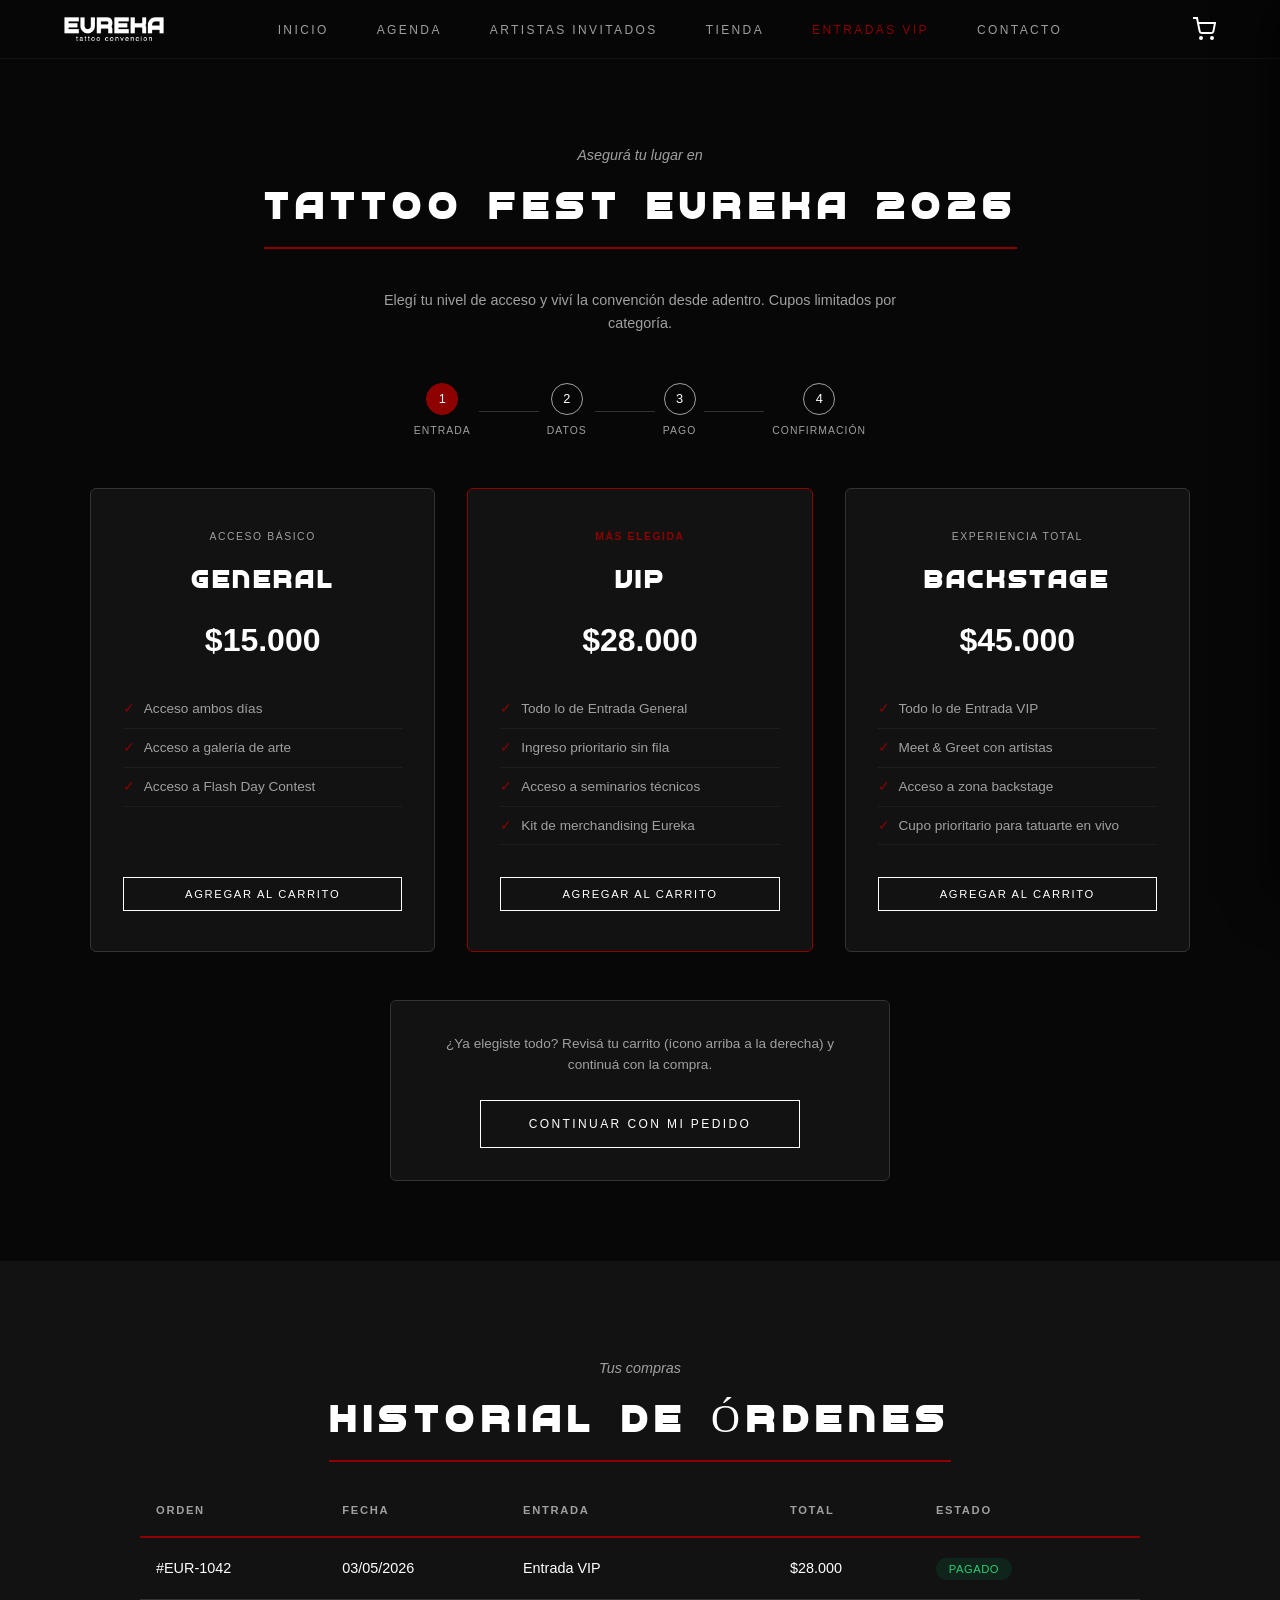
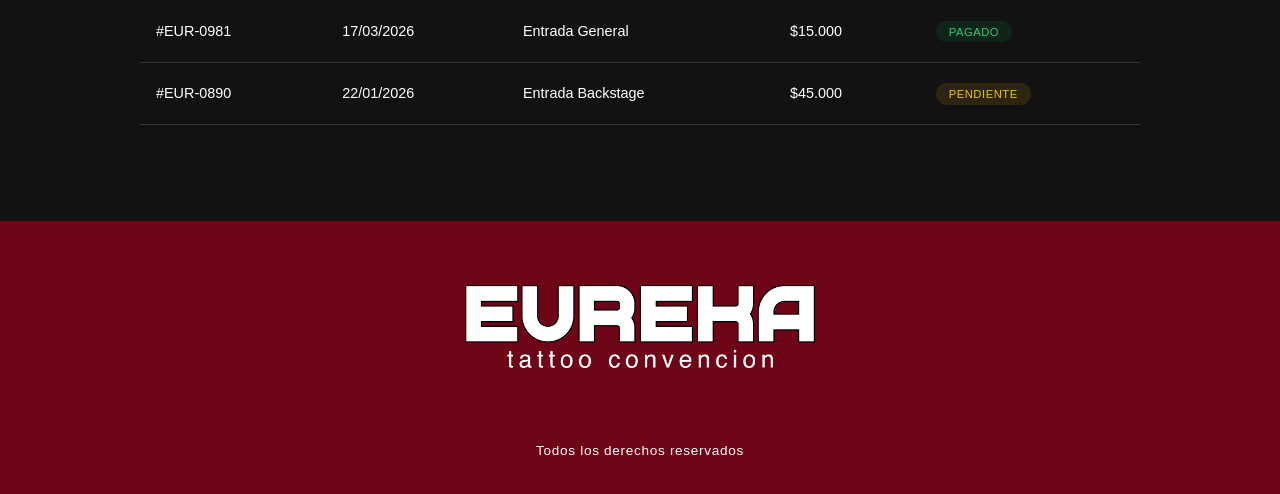
<file: tienda.html>
<!DOCTYPE html>
<html lang="es">
<head>
    <meta charset="UTF-8">
    <meta name="viewport" content="width=device-width, initial-scale=1.0">
    <title>Entradas VIP | Tattoo Fest Eureka</title>
    <link rel="stylesheet" href="styles.css">
    <link rel="stylesheet" href="tienda.css">
    <link rel="stylesheet" href="carrito.css">
    <link rel="stylesheet" href="animaciones.css">
</head>
<body>

    <header class="main-header">
        <div class="logo">
            <img src="images/LOGO EUREKA VECTOR.png" alt="Eureka Studio" class="logo-animado">
        </div>

        <button class="menu-toggle" aria-label="Abrir menú">
            <span></span>
            <span></span>
            <span></span>
        </button>

        <nav class="main-nav">
            <ul>
                <li><a href="index.html#hero">Inicio</a></li>
                <li><a href="index.html#agenda">Agenda</a></li>
                <li><a href="index.html#artistas-invitados">Artistas Invitados</a></li>
                <li><a href="productos.html">Tienda</a></li>
                <li><a href="tienda.html" class="active-link">Entradas VIP</a></li>
                <li><a href="index.html#contacto">Contacto</a></li>
            </ul>
        </nav>

        <div class="carrito-icono-wrapper" id="carritoIcono">
            <svg viewBox="0 0 24 24" fill="none" stroke="currentColor" stroke-width="2">
                <circle cx="9" cy="21" r="1"></circle>
                <circle cx="20" cy="21" r="1"></circle>
                <path d="M1 1h4l2.68 13.39a2 2 0 0 0 2 1.61h9.72a2 2 0 0 0 2-1.61L23 6H6"></path>
            </svg>
            <span class="carrito-contador" id="carritoContador">0</span>
        </div>
    </header>

    <main class="tienda-main">

        <!-- ============================
             HERO DE LA TIENDA
        ============================= -->
        <section class="tienda-hero">
            <div class="tienda-hero-content">
                <p class="italic-subtitle">Asegurá tu lugar en</p>
                <h1 class="section-title">TATTOO FEST EUREKA 2026</h1>
                <p class="tienda-hero-desc">Elegí tu nivel de acceso y viví la convención desde adentro. Cupos limitados por categoría.</p>
            </div>
        </section>

        <!-- ============================
             PASOS DE COMPRA (indicador)
        ============================= -->
        <div class="checkout-steps" id="checkoutSteps">
            <div class="step active" data-step="1">
                <span class="step-number">1</span>
                <span class="step-label">Entrada</span>
            </div>
            <div class="step-line"></div>
            <div class="step" data-step="2">
                <span class="step-number">2</span>
                <span class="step-label">Datos</span>
            </div>
            <div class="step-line"></div>
            <div class="step" data-step="3">
                <span class="step-number">3</span>
                <span class="step-label">Pago</span>
            </div>
            <div class="step-line"></div>
            <div class="step" data-step="4">
                <span class="step-number">4</span>
                <span class="step-label">Confirmación</span>
            </div>
        </div>

        <!-- ============================
             PANTALLA 1: ENTRADAS DISPONIBLES + RESUMEN DEL CARRITO
        ============================= -->
        <section class="checkout-screen active" id="screen-1">

            <div class="productos-grid">

                <article class="producto-card" data-nombre="Entrada General" data-precio="15000">
                    <div class="producto-tag">ACCESO BÁSICO</div>
                    <h3 class="producto-nombre">General</h3>
                    <p class="producto-precio">$15.000</p>
                    <ul class="producto-features">
                        <li>Acceso ambos días</li>
                        <li>Acceso a galería de arte</li>
                        <li>Acceso a Flash Day Contest</li>
                    </ul>
                    <button class="btn-outline btn-comprar" data-nombre="Entrada General" data-precio="15000">AGREGAR AL CARRITO</button>
                </article>

                <article class="producto-card destacado" data-nombre="Entrada VIP" data-precio="28000">
                    <div class="producto-tag tag-vip">MÁS ELEGIDA</div>
                    <h3 class="producto-nombre">VIP</h3>
                    <p class="producto-precio">$28.000</p>
                    <ul class="producto-features">
                        <li>Todo lo de Entrada General</li>
                        <li>Ingreso prioritario sin fila</li>
                        <li>Acceso a seminarios técnicos</li>
                        <li>Kit de merchandising Eureka</li>
                    </ul>
                    <button class="btn-outline btn-comprar" data-nombre="Entrada VIP" data-precio="28000">AGREGAR AL CARRITO</button>
                </article>

                <article class="producto-card" data-nombre="Entrada Backstage" data-precio="45000">
                    <div class="producto-tag">EXPERIENCIA TOTAL</div>
                    <h3 class="producto-nombre">Backstage</h3>
                    <p class="producto-precio">$45.000</p>
                    <ul class="producto-features">
                        <li>Todo lo de Entrada VIP</li>
                        <li>Meet & Greet con artistas</li>
                        <li>Acceso a zona backstage</li>
                        <li>Cupo prioritario para tatuarte en vivo</li>
                    </ul>
                    <button class="btn-outline btn-comprar" data-nombre="Entrada Backstage" data-precio="45000">AGREGAR AL CARRITO</button>
                </article>

            </div>

            <div class="resumen-paso1-wrapper">
                <p class="resumen-paso1-texto">¿Ya elegiste todo? Revisá tu carrito (ícono arriba a la derecha) y continuá con la compra.</p>
                <button class="btn-outline" id="btnContinuarDesdeCarrito">CONTINUAR CON MI PEDIDO</button>
            </div>

        </section>

        <!-- ============================
             PANTALLA 2: DATOS PERSONALES
        ============================= -->
        <section class="checkout-screen" id="screen-2">
            <div class="checkout-form-wrapper">
                <div class="resumen-compra">
                    <h4>Tu pedido</h4>
                    <div id="resumenItems" class="resumen-items"></div>
                    <p class="resumen-precio" id="resumenPrecio">$0</p>
                </div>

                <form class="pro-form checkout-form" id="formDatos">
                    <h3 class="form-subtitle">Datos personales</h3>

                    <div class="input-group">
                        <label for="nombreComprador">Nombre y apellido</label>
                        <input type="text" id="nombreComprador" required>
                    </div>

                    <div class="input-group">
                        <label for="emailComprador">Correo electrónico</label>
                        <input type="email" id="emailComprador" required>
                    </div>

                    <div class="input-group">
                        <label for="dniComprador">DNI</label>
                        <input type="text" id="dniComprador" required>
                    </div>

                    <div class="input-group">
                        <label for="direccionComprador">Dirección</label>
                        <input type="text" id="direccionComprador" required>
                    </div>

                    <div class="checkout-buttons">
                        <button type="button" class="btn-volver" data-volver="1">VOLVER</button>
                        <button type="submit" class="btn-outline">CONTINUAR</button>
                    </div>
                </form>
            </div>
        </section>

        <!-- ============================
             PANTALLA 3: MÉTODO DE PAGO
        ============================= -->
        <section class="checkout-screen" id="screen-3">
            <div class="checkout-form-wrapper">
                <div class="resumen-compra">
                    <h4>Tu pedido</h4>
                    <div id="resumenItems2" class="resumen-items"></div>
                    <p class="resumen-precio" id="resumenPrecio2">$0</p>
                </div>

                <form class="pro-form checkout-form" id="formPago">
                    <h3 class="form-subtitle">Método de pago</h3>

                    <div class="metodos-pago">
                        <label class="metodo-pago-option">
                            <input type="radio" name="metodoPago" value="tarjeta" checked>
                            <span>Tarjeta de crédito / débito</span>
                        </label>
                        <label class="metodo-pago-option">
                            <input type="radio" name="metodoPago" value="transferencia">
                            <span>Transferencia bancaria</span>
                        </label>
                        <label class="metodo-pago-option">
                            <input type="radio" name="metodoPago" value="mercadopago">
                            <span>Mercado Pago</span>
                        </label>
                    </div>

                    <div id="camposTarjeta" class="campos-tarjeta">
                        <div class="input-group">
                            <label for="numeroTarjeta">Número de tarjeta</label>
                            <input type="text" id="numeroTarjeta" placeholder="0000 0000 0000 0000" maxlength="19">
                        </div>

                        <div class="form-row">
                            <div class="input-group">
                                <label for="vencimiento">Vencimiento</label>
                                <input type="text" id="vencimiento" placeholder="MM/AA" maxlength="5">
                            </div>
                            <div class="input-group">
                                <label for="cvv">CVV</label>
                                <input type="text" id="cvv" placeholder="123" maxlength="3">
                            </div>
                        </div>

                        <div class="input-group">
                            <label for="nombreTarjeta">Nombre en la tarjeta</label>
                            <input type="text" id="nombreTarjeta">
                        </div>
                    </div>

                    <div class="checkout-buttons">
                        <button type="button" class="btn-volver" data-volver="2">VOLVER</button>
                        <button type="submit" class="btn-outline">CONFIRMAR PEDIDO</button>
                    </div>
                </form>
            </div>
        </section>

        <!-- ============================
             PANTALLA 4: CONFIRMACIÓN
        ============================= -->
        <section class="checkout-screen" id="screen-4">
            <div class="confirmacion-box">
                <div class="check-icon">✓</div>
                <h2 class="section-title">¡PEDIDO CONFIRMADO!</h2>
                <p class="confirmacion-texto">Tu entrada fue reservada con éxito. Te enviamos los detalles a tu correo electrónico.</p>

                <div class="confirmacion-detalle">
                    <div class="detalle-row">
                        <span>Número de orden</span>
                        <span id="ordenNumero">#EUR-0000</span>
                    </div>
                    <div id="confirmItems" class="resumen-items confirmacion-items"></div>
                    <div class="detalle-row">
                        <span>Total abonado</span>
                        <span id="confirmPrecio">$0</span>
                    </div>
                    <div class="detalle-row">
                        <span>Fecha de compra</span>
                        <span id="confirmFecha">—</span>
                    </div>
                </div>

                <a href="tienda.html" class="btn-outline">VOLVER AL INICIO</a>
            </div>
        </section>

        <!-- ============================
             HISTORIAL DE ÓRDENES
        ============================= -->
        <section class="historial-section" id="historial">
            <div class="section-heading">
                <p class="italic-subtitle">Tus compras</p>
                <h2 class="section-title">HISTORIAL DE ÓRDENES</h2>
            </div>

            <div class="historial-tabla-wrapper">
                <table class="historial-tabla">
                    <thead>
                        <tr>
                            <th>Orden</th>
                            <th>Fecha</th>
                            <th>Entrada</th>
                            <th>Total</th>
                            <th>Estado</th>
                        </tr>
                    </thead>
                    <tbody>
                        <tr>
                            <td data-label="Orden">#EUR-1042</td>
                            <td data-label="Fecha">03/05/2026</td>
                            <td data-label="Entrada">Entrada VIP</td>
                            <td data-label="Total">$28.000</td>
                            <td data-label="Estado"><span class="estado-badge pagado">Pagado</span></td>
                        </tr>
                        <tr>
                            <td data-label="Orden">#EUR-0981</td>
                            <td data-label="Fecha">17/03/2026</td>
                            <td data-label="Entrada">Entrada General</td>
                            <td data-label="Total">$15.000</td>
                            <td data-label="Estado"><span class="estado-badge pagado">Pagado</span></td>
                        </tr>
                        <tr>
                            <td data-label="Orden">#EUR-0890</td>
                            <td data-label="Fecha">22/01/2026</td>
                            <td data-label="Entrada">Entrada Backstage</td>
                            <td data-label="Total">$45.000</td>
                            <td data-label="Estado"><span class="estado-badge pendiente">Pendiente</span></td>
                        </tr>
                    </tbody>
                </table>
            </div>
        </section>

    </main>

    <footer class="site-footer">
        <div class="footer-content">
            <img src="images/LOGO EUREKA VECTOR.png" alt="Eureka Studio" class="footer-logo-img">
            <p class="copyright">Todos los derechos reservados</p>
        </div>
    </footer>

<div class="carrito-overlay" id="carritoOverlay"></div>

<aside class="carrito-drawer" id="carritoDrawer">
    <div class="carrito-header">
        <h3>Tu Carrito</h3>
        <button class="carrito-cerrar" id="carritoCerrar" aria-label="Cerrar carrito">✕</button>
    </div>

    <div class="carrito-lista" id="carritoLista"></div>

    <div class="carrito-vacio" id="carritoVacio">
        <div class="carrito-vacio-icono">🛒</div>
        <p>Todavía no agregaste nada al carrito.</p>
    </div>

    <div class="carrito-footer" id="carritoFooter">
        <div class="carrito-total-row">
            <span class="carrito-total-label">Total</span>
            <span class="carrito-total-precio" id="carritoTotal">$0</span>
        </div>
        <a href="tienda.html?desde=carrito" class="carrito-btn-finalizar">FINALIZAR COMPRA</a>
    </div>
</aside>

<script src="carrito.js"></script>
<script src="tienda.js"></script>
    <script src="animaciones.js"></script>
</body>
</html>
</file>
<file: styles.css>
/* --- VARIABLES Y RESET --- */
:root {
    --bg-base: #070707;
    --bg-surface: #121212;
    --text-primary: #ffffff;
    --text-secondary: #a0a0a0;
    --accent-color: #333333;
    
   
    --font-heading: 'neigh'; 
    --font-body: 'Helvetica Neue', Helvetica, Arial, sans-serif;
    
    --spacing-section: 6rem;
}
@font-face {
    font-family: 'neigh'; 
    src: url('fonts/Neighbor-Bold.ttf') format('truetype'); 
    font-weight: normal;
    font-style: normal;
}
* {
    margin: 0;
    padding: 0;
    box-sizing: border-box;
}

html {
    scroll-behavior: auto;
}

body {
    background-color: var(--bg-base);
    color: var(--text-primary);
    font-family: var(--font-body);
    line-height: 1.6;
    -webkit-font-smoothing: antialiased;
}

/* --- TIPOGRAFÍA Y JERARQUÍA --- */
h1, h2, h3 {
    font-family: var(--font-heading);
    font-weight: normal;
    letter-spacing: 0.15em;
    text-transform: uppercase;
} 

.section-title {
    font-size: 1rem;
    margin-bottom: 1rem;
    text-align: center;
     font-family: 'Helvetica Neue', Helvetica, Arial, sans-serif;
}
.subtitle {
    
    padding-bottom: 8px; 
    border-bottom: 2px solid #8e0101; 
    width: fit-content; 
    

    margin: 0 auto; 
    
    
}
.italic-subtitle {
    font-style: italic;
    color: var(--text-secondary);
    text-align: center;
    font-size: 0.9rem;
}

/* --- HEADER Y NAVEGACIÓN --- */

.main-header {
    position: fixed; 
    top: 0;
    left: 0;
    width: 100%;
    padding: 1rem 4rem; 
    display: flex;
    justify-content: space-between;
    align-items: center;
    z-index: 999; 
    
    
    background-color: rgba(7, 7, 7, 0.85); /
    backdrop-filter: blur(10px); 
    -webkit-backdrop-filter: blur(10px); 
    
    border-bottom: 1px solid rgba(255, 255, 255, 0.05); 
    
   
    transition: all 0.3s ease; 
}



.logo {
    display: flex;        
    align-items: center; 
    gap: 10px;             
    font-size: 1rem;       
    text-decoration: none;
    cursor: pointer;
}



.logo lottie-player {
    width: 45px !important;  
    height: 45px !important;
}


.logo-imagen {
  max-width: 100px; 
  height: auto; 
  display: block; 
}
.logo-animado {
  width: 100px;
  
  animation: aparecer 1.2s ease-out, flotar 3s ease-in-out 1.2s infinite;
  transition: transform 0.3s ease;
}

.logo-animado:hover {
  transform: scale(1.05) rotate(2deg);
}
.menu-toggle {
    display: none;
    flex-direction: column;
    justify-content: center;
    gap: 6px;
    width: 30px;
    height: 24px;
    background: none;
    border: none;
    cursor: pointer;
    z-index: 1001;
}

.menu-toggle span {
    display: block;
    width: 100%;
    height: 2px;
    background-color: var(--text-primary);
    transition: all 0.3s ease;
}

.menu-toggle.active span:nth-child(1) {
    transform: translateY(8px) rotate(45deg);
}
.menu-toggle.active span:nth-child(2) {
    opacity: 0;
}
.menu-toggle.active span:nth-child(3) {
    transform: translateY(-8px) rotate(-45deg);
}
@keyframes aparecer {
  from { opacity: 0; transform: scale(0.8); }
  to { opacity: 1; transform: scale(1); }
}

@keyframes flotar {
  0%, 100% { transform: translateY(0); }
  50% { transform: translateY(-8px); }
}
.logo span {
    font-size: 0.7rem;
    display: block;
    letter-spacing: 0.4em;
    color: var(--text-secondary);
}

.main-nav ul {
    display: flex;
    gap: 3rem;
    list-style: none;
}

/* 1. El estado normal del enlace */
.main-nav a {
    color: #a09e9e;
    text-decoration: none;
    font-size: 0.75rem;
    letter-spacing: 0.2em;
    text-transform: uppercase;
    position: relative; 
    transition: color 0.3s ease;
}

/
.main-nav a::after {
    content: ''; /* Crea un elemento vacío */
    position: absolute;
    bottom: -5px; 
    left: 0;
    width: 0%; 
    height: 1px; 
    background-color: #8e0101; 
    transition: width 0.3s ease; 
}


.main-nav a:hover {
    color: #dedada; 
}


.main-nav a:hover::after {
    width: 100%;
}
/* --- HERO SECTION --- */
.hero-section {
    position: relative;
    height: 100vh;
    display: flex;
    align-items: center;
    justify-content: center;
    text-align: center;
    background: url(images/akram-huseyn-smtP9zIj6qU-unsplash.jpg) center/cover no-repeat;
}

.hero-overlay {
    position: absolute;
    top: 0; left: 0; width: 100%; height: 100%;
    background: rgba(5, 5, 5, 0.75);
}

.hero-content {
    position: relative;
    z-index: 10;
    max-width: 800px;
    padding: 0 2rem;
}

.main-title {
    font-size: 5vw; 
    margin: 1rem 0;
    letter-spacing: 0.3em;
}

.description {
    color: var(--text-secondary);
    font-size: 0.9rem;
    margin-bottom: 3rem;
}


.btn-outline {
    display: inline-block;
    padding: 1rem 3rem;
    border: 1px solid var(--text-primary);
    color: var(--text-primary);
    text-decoration: none;
    font-size: 0.75rem;
    letter-spacing: 0.2em;
    text-transform: uppercase;
    background: transparent;
    transition: all 0.4s ease;
    cursor: pointer;
}

.btn-outline:hover {
    background: #8e0101;
    color: #fff;
}
/* Contenedor principal */
.galeria-section {
  background-color: #0a0a0a; 
  padding: 80px 20px;
  text-align: center;
  color: #fff;
}

.galeria-header .subtitle {
  font-style: italic;
  color: #888;
  font-size: 0.9rem;
  display: block;
  margin-bottom: 5px;
}

.galeria-header h2 {
  font-size: 2rem;
  letter-spacing: 2px;
  margin: 0 0 15px 0;
  text-transform: uppercase;
}

.galeria-header p {
  color: #ccc;
  margin-bottom: 50px;
  max-width: 600px;
  margin-left: auto;
  margin-right: auto;
}
.galeria-header h2 {
  font-size: 2rem;
  letter-spacing: 2px;
  margin: 0 0 15px 0;
  text-transform: uppercase;
  
  /* propiedades para el subrayado */
  text-decoration: underline;
  text-underline-offset: 8px; 
  text-decoration-thickness: 3px; 
  text-decoration-color: #8e0101; 
}
/* Contenedor Flexbox para la galería */
.galeria-flex {
  display: flex;
  flex-wrap: wrap; 
  justify-content: center;
  gap: 30px;
  max-width: 1100px;
  margin: 0 auto;
}

/* Tarjeta de cada obra */
.obra-card {
  flex: 1;
  min-width: 300px;
  max-width: 350px; 
  background-color: #1a1a1a;
  border-radius: 6px;
  overflow: hidden; 
}

/* Contenedor de la imagen y efecto hover */
.obra-imagen-container {
  width: 100%;
  height: 350px; 
  overflow: hidden;
}

.obra-img {
  width: 100%;
  height: 100%;
  object-fit: cover; 
  transition: transform 0.4s ease; 
}

.obra-card:hover .obra-img {
  transform: scale(1.08); 
}

/* Textos debajo de la obra */
.obra-info {
  padding: 20px;
  text-align: left;
  border-top: 2px solid #333;
}

.obra-info h4 {
  margin: 0 0 5px 0;
  color: #fff;
  font-size: 1.2rem;
  letter-spacing: 0.5px;
}

.obra-info p {
  margin: 0;
  color: #888;
  font-size: 0.9rem;
  font-style: italic;
}
/* --- CONTENEDOR PRINCIPAL DE LAS FOTOS --- */
.image-flip-container {
    width: 120px;       
    height: 120px;
    margin: 0 auto 1.5rem auto; 
    
  
    position: relative; 
    
    display: block;
    cursor: pointer;
}

//* --- CONTENEDOR DE LA IMAGEN --- */
.image-flip-container {
    width: 200px; 
    height: 200px;
    margin: 0 auto 20px;
    position: relative; 
    overflow: visible;  
    cursor: pointer;
    transition: transform 0.6s cubic-bezier(0.4, 0, 0.2, 1); 
}

/* --- ESTILO ESTÁNDAR PARA AMBAS IMÁGENES --- */
.image-flip-container img {
    width: 100%;
    height: 100%;
    object-fit: cover; 
    border-radius: 50%;
    position: absolute;
    top: 0;
    left: 0;
    border: 2px solid #8e0101; 
    box-sizing: border-box;
    
   
    transition: opacity 0.6s ease-in-out, filter 0.6s ease;
    backface-visibility: hidden; 
}

/* Efecto de agrandado suave de todo el círculo */
.image-flip-container:hover {
    transform: scale(1.15); 
    z-index: 10;
}

/* --- CAPAS (Z-index) --- */

.back-image {
    z-index: 1;
    opacity: 0; 
    filter: grayscale(100%); 
}

.front-image {
    z-index: 2;
    opacity: 1;
}

/* --- LA MAGIA DEL HOVER (EL FUNDIDO) --- */

/* Cuando pasamos el mouse, la cara desaparece suavemente */
.image-flip-container:hover .front-image {
    opacity: 0;
}

/* Y el tatuaje aparece suavemente */
.image-flip-container:hover .back-image {
    opacity: 1;
    filter: grayscale(0%); 
}

.agenda-container {
    display: flex;
    justify-content: center; 
    align-items: flex-start; 
    gap: 80px;             
    max-width: 1200px;
    margin: 60px auto;      
    padding: 0 20px;
}

/* --- BLOQUE CALENDARIO (Izquierda) --- */
.calendar-block {
    flex: 0 0 350px; 
    display: flex;
    flex-direction: column;
    align-items: center;
}

.agenda-title {
    font-family: 'neigh', sans-serif;
    font-size: 1.5rem; /* Aumentado */
    letter-spacing: 0.2em;
    margin-bottom: 1.5rem;
    text-align: center;
    text-transform: uppercase;
}

.calendar-grid {
    display: grid;
    grid-template-columns: repeat(7, 1fr);
    gap: 8px;
    width: 100%;
    color: #888;
}

.day-name {
    color: #555;
    font-weight: bold;
    font-size: 0.8rem;
    margin-bottom: 10px;
}

.calendar-grid div:not(.day-name) {
    display: flex;
    align-items: center;
    justify-content: center;
    aspect-ratio: 1 / 1;
    font-size: 0.9rem;
    background: #0f0f0f; 
    border-radius: 4px;
}

/* --- DÍA 12 (DESTACADO) --- */
.event-day {
    color: #fff !important;
    border: 2px solid #8e0101 !important;
    font-weight: bold;
    cursor: pointer;
    transition: all 0.3s ease;
}

.event-day:hover {
    background-color: #8e0101 !important;
    transform: scale(1.2);
    box-shadow: 0 0 20px rgba(142, 1, 1, 0.6);
}

/* --- BLOQUE CRONOGRAMA (Derecha) --- */
.timeline-block {
    flex: 1; 
    max-width: 600px; 
}

.timeline-title {
    font-size: 1.8rem;
    margin-bottom: 2rem;
    border-bottom: 2px solid #8e0101;
    padding-bottom: 0.5rem;
    text-transform: uppercase;
}

.timeline-item {
    display: flex;
    gap: 2rem;
    margin-bottom: 1.5rem;
    padding-bottom: 1.5rem;
    border-bottom: 1px solid #1a1a1a; 
}

.timeline-item:last-child {
    border-bottom: none;
}

.time {
    font-family: 'Times New Roman', serif;
    font-size: 1.4rem;
    color: #8e0101; 
    min-width: 70px;
}

.activity h4 {
    font-size: 1.1rem;
    letter-spacing: 0.05em;
    margin-bottom: 0.4rem;
    color: #fff;
}

.activity p {
    font-size: 0.9rem;
    color: #666;
    line-height: 1.4;
}

/* --- RESPONSIVE PARA MÓVILES --- */
@media (max-width: 850px) {
    .agenda-container {
        flex-direction: column; 
        align-items: center;
        gap: 50px;
    }
    .timeline-block {
        width: 100%;
    }
}
/* --- SECCIÓN ARTISTAS (CSS GRID) --- */
.artists-section {
    padding: var(--spacing-section) 4rem;
    background-color: var(--bg-surface);
}

.section-desc {
    text-align: center;
    color: var(--text-secondary);
    max-width: 600px;
    margin: 0 auto 4rem auto;
    font-size: 0.9rem;
}

.grid-container {
    display: grid;
    grid-template-columns: repeat(3, 1fr); 
    gap: 3rem;
    max-width: 1200px;
    margin: 0 auto;
}

.artist-card {
    text-align: center;
}

.placeholder-img {
    width: 100px;
    height: 100px;
    background-color: var(--accent-color);
    margin: 0 auto 1.5rem auto;
    border-radius: 50%; 
}

.card-title {
    font-size: 1.2rem;
    margin-bottom: 1rem;
}

.card-text {
    color: var(--text-secondary);
    font-size: 0.85rem;
    margin-bottom: 1.5rem;
}

.read-more {
    position: relative;
    color: #fff;
    text-decoration: none;
    transition: color 0.3s ease;
    
    font-size: 0.8rem;       
    padding: 5px 0;          
    letter-spacing: 0.5px;  
}

.read-more::after {
    content: '';
    position: absolute;
    width: 0;
    height: 2px;
    bottom: -5px;
    left: 0;
    background-color: #6E0516;
    transition: width 0.3s ease;
}

.read-more:hover {
    color: #6E0516;
}

.read-more:hover::after {
    width: 100%; 
}


.location-section {
    padding: var(--spacing-section) 4rem;
    background-color: var(--bg-base);
}

.map-container {
    max-width: 1100px;
    margin: 0 auto;
    position: relative;
}

.map-wrapper {
    width: 100%;
    height: 450px;
    
    border-bottom: 3px solid #8e0101; 
}

/* El filtro Dark que ya tenías para el mapa */
.map-wrapper iframe {
    width: 100%;
    height: 100%;
    filter: grayscale(100%) invert(90%) contrast(80%);
}
/* --- TÍTULOS DE SECCIÓN CON LA OTRA TIPOGRAFÍA --- */
.section-title {
    font-family: var(--font-heading) !important; 
    font-size: 2.5rem;   
    margin-bottom: 1rem;
    text-align: center;
    letter-spacing: 0.15em;
    text-transform: uppercase;
    color: var(--text-primary);
}
/* --- TÍTULOS DE SECCIÓN (CON SUBRAYADO ROJO) --- */
.section-heading {
    text-align: center; 
}

.section-title {
    font-family: var(--font-heading) !important; 
    font-size: 2.5rem;
    letter-spacing: 0.15em;
    text-transform: uppercase;
    color: var(--text-primary);
    
   
    display: inline-block; 
    border-bottom: 2px solid #8e0101; 
    padding-bottom: 0.5rem; 
    margin-bottom: 1.5rem; 
}

/* Ajuste específico para que el subtítulo itálico no quede muy pegado */
.italic-subtitle {
    font-style: italic;
    color: var(--text-secondary);
    text-align: center;
    font-size: 0.9rem;
    margin-bottom: 0.5rem; 
    display: block;
}
/* --- TARJETA DE INFORMACIÓN (OVERLAP) --- */
.location-info {
    display: grid;
    grid-template-columns: repeat(3, 1fr);
    gap: 2rem;
    background-color: var(--bg-surface); 
    padding: 3rem;
    
    
    margin-top: -4rem; 
    margin-left: 2rem;
    margin-right: 2rem;
    position: relative;
    z-index: 10;
    
    /* Una sombra para que despegue del fondo */
    box-shadow: 0 15px 30px rgba(0, 0, 0, 0.9);
}

.info-block h4 {
    color: #8e0101; /* El rojo de Eureka */
    font-size: 0.75rem;
    letter-spacing: 0.2em;
    margin-bottom: 0.8rem;
}

.info-block p {
    color: var(--text-secondary);
    font-size: 0.85rem;
    line-height: 1.6;
}

/* --- RESPONSIVE PARA CELULARES --- */
@media (max-width: 768px) {
    .location-info {
        grid-template-columns: 1fr;
        margin-top: 0;
        margin-left: 0;
        margin-right: 0;
        padding: 2rem;
    }
    
    .map-wrapper {
        height: 300px;
    }
}

/* =========================================
   SECCIÓN CONTACTO Y FAQ
========================================= */


.faq-heading,
.contact-heading {
    text-align: left;
    margin-bottom: 2rem;
}

.faq-heading .section-title,
.contact-heading .section-title {
    margin-bottom: 0;
}

.contact-heading .section-title {
    font-size: 1.2rem;
}

/* --- ESTÉTICA MEJORADA DEL FAQ --- */
.faq-item {
    border-bottom: 1px solid #1a1a1a; 
}

details summary {
    cursor: pointer;
    font-family: var(--font-body); 
    font-size: 0.85rem;
    font-weight: bold;
    letter-spacing: 0.1em;
    text-transform: uppercase;
    list-style: none;
    padding: 1.5rem 0;
    position: relative; 
    transition: color 0.3s ease;
}

details summary:hover {
    color: #8e0101; 
}

details summary::-webkit-details-marker {
    display: none;
}

/* Signo + interactivo */
details summary::after {
    content: '+';
    position: absolute;
    right: 0;
    top: 50%;
    transform: translateY(-50%);
    font-size: 1.5rem;
    color: #555;
    transition: transform 0.3s ease, color 0.3s ease;
}

/* Signo - al abrir */
details[open] summary::after {
    content: '-';
    color: #8e0101;
    transform: translateY(-50%) rotate(180deg);
}
.contact-faq-section {
    padding: var(--spacing-section) 4rem;
    background-color: var(--bg-surface);
    display: grid;
    grid-template-columns: 1fr 1fr;
    gap: 6rem;
    max-width: 1200px;
    margin: 0 auto;
    
    position: relative; 
}

/* --- LA LÍNEA DIVISORIA ROJA --- */
.contact-faq-section::before {
    content: "";
    position: absolute;
  
    left: 50%;
    transform: translateX(-50%);
    
    top: 6rem; 
    bottom: 6rem; 
    
    
    width: 1px; 
    background-color: #8e0101; 
    
    background: linear-gradient(to bottom, transparent, #8e0101, transparent);
}

/* --- IMPORTANTE: Ocultar la línea en celulares --- */
@media (max-width: 768px) {
    .contact-faq-section::before {
        display: none;
    }
}

/* Hacemos que en celulares se ponga uno arriba del otro */
@media (max-width: 768px) {
    .contact-faq-section {
        grid-template-columns: 1fr;
        gap: 3rem;
    }
}
.faq-answer {
    color: var(--text-secondary);
    margin-top: 0;
    padding-bottom: 1.5rem; 
    font-size: 0.85rem;
    line-height: 1.8;
}

/* --- ESTÉTICA MEJORADA DEL FORMULARIO --- */
.pro-form .input-group {
    margin-bottom: 2.5rem; 
    position: relative;
    display: flex;
    flex-direction: column-reverse; 
}

.pro-form label {
    margin-bottom: 0.5rem;
    font-size: 0.7rem;
    font-weight: bold;
    letter-spacing: 0.2em;
    text-transform: uppercase;
    color: #555; 
    transition: color 0.3s ease;
}

.pro-form input, 
.pro-form textarea {
    width: 100%;
    background: transparent;
    border: none;
    border-bottom: 1px solid #333; 
    color: var(--text-primary);
    padding: 0.5rem 0;
    font-family: var(--font-body);
    font-size: 0.9rem;
    transition: border-color 0.3s ease, box-shadow 0.3s ease;
}

.pro-form input:focus, 
.pro-form textarea:focus {
    outline: none;
    border-bottom-color: #8e0101; 
    box-shadow: 0 1px 0 #8e0101; 
}

.pro-form input:focus + label,
.pro-form textarea:focus + label {
    color: #8e0101;
}

.pro-form button {
    float: right;
    margin-top: 1rem;
}

.pro-form::after {
    content: "";
    display: table;
    clear: both;
}


/* --- FOOTER FINAL --- */
.site-footer {
    background-color: #6E0516; 
    padding: 4rem 2rem 2rem 2rem;
    text-align: center;
    color: #ffffff;
}

.footer-content {
    max-width: 800px;
    margin: 0 auto;
    display: flex;
    flex-direction: column;
    align-items: center;
    gap: 2rem; 
}

.footer-logo {
    font-family: 'Helvetica Neue', Helvetica, Arial, sans-serif;
    font-size: 2.5rem;
    font-weight: 800;
    letter-spacing: -2px; 
    line-height: 0.8;
}

.footer-logo span {
    display: block;
    font-size: 1.8rem;
    letter-spacing: 0;
}

/* Redes Sociales */
.social-links {
    display: flex;
    gap: 2rem; 
    justify-content: center;
    margin-top: 1rem;
}

.social-links a {
    color: #ffffff;
    transition: transform 0.3s ease, opacity 0.3s ease;
    display: inline-flex;
}

/* Animación al pasar el mouse por los íconos */
.social-links a:hover {
    transform: translateY(-5px); 
    opacity: 0.7; 
}

/* Texto de derechos */
.copyright {
    font-size: 0.85rem;
    color: 6E0516; 
    margin-top: 1rem;
    letter-spacing: 0.05em;
}

/* --- TAMAÑO DEL LOGO EN EL FOOTER --- */
.footer-logo-img {
    width: 100%;
    max-width: 350px;
    display: block;
    margin: 0 auto 1.5rem auto; 
}


.footer-logo span {
    display: block;
    font-family: var(--font-body); 
    font-size: 1rem; 
    font-weight: normal;
    letter-spacing: 0.4em; 
    margin-top: 0.5rem;
    text-transform: uppercase;
}
/* =========================================
   RESPONSIVE GENERAL — TABLET (≤ 1024px)
========================================= */
@media (max-width: 1024px) {
    .grid-container {
        grid-template-columns: repeat(2, 1fr);
        gap: 2.5rem;
    }
}

/* =========================================
   RESPONSIVE GENERAL — CELULAR (≤ 900px)
========================================= */
@media (max-width: 900px) {
    .main-header {
        padding: 1rem 1.5rem;
    }

    .menu-toggle {
        display: flex;
    }

    .main-nav {
        position: fixed;
        top: 0;
        right: -100%;
        width: 70%;
        max-width: 300px;
        height: 100vh;
        background-color: var(--bg-surface);
        display: flex;
        align-items: center;
        justify-content: center;
        transition: right 0.4s ease;
        box-shadow: -5px 0 20px rgba(0,0,0,0.5);
    }

    .main-nav.active {
        right: 0;
    }

    .main-nav ul {
        flex-direction: column;
        gap: 2rem;
        align-items: center;
        text-align: center;
    }
}

/* =========================================
   RESPONSIVE GENERAL — CELULAR CHICO (≤ 600px)
========================================= */
@media (max-width: 600px) {
    .main-title {
        font-size: clamp(2rem, 9vw, 3.5rem);
        letter-spacing: 0.12em;
    }

    .description {
        font-size: 0.85rem;
    }

    .btn-outline {
        padding: 0.8rem 2rem;
        font-size: 0.7rem;
    }

    .grid-container {
        grid-template-columns: 1fr;
        gap: 3rem;
    }

    .artists-section,
    .location-section,
    .contact-faq-section {
        padding: var(--spacing-section) 1.5rem;
    }

    .galeria-section {
        padding: 60px 15px;
    }

    .image-flip-container {
        width: 150px;
        height: 150px;
    }
}
/* =========================================
   SECCIÓN: LÍNEA DE PRODUCTOS Y SERVICIOS (index.html)
========================================= */
.oferta-section {
    padding: var(--spacing-section) 4rem;
    background-color: var(--bg-base);
}

.oferta-grid {
    display: grid;
    grid-template-columns: repeat(3, 1fr);
    gap: 2.5rem;
    max-width: 1100px;
    margin: 0 auto;
}

.oferta-card {
    text-align: center;
    background-color: var(--bg-surface);
    padding: 2.5rem 2rem;
    border-radius: 6px;
    border: 1px solid var(--accent-color);
    transition: transform 0.3s ease, border-color 0.3s ease;
}

.oferta-card:hover {
    transform: translateY(-6px);
    border-color: #8e0101;
}

.oferta-icono {
    font-size: 2.5rem;
    margin-bottom: 1.2rem;
}

.oferta-titulo {
    font-family: var(--font-heading);
    font-size: 1.1rem;
    letter-spacing: 0.08em;
    text-transform: uppercase;
    margin-bottom: 1rem;
}

.oferta-texto {
    color: var(--text-secondary);
    font-size: 0.85rem;
    line-height: 1.6;
    margin-bottom: 1.5rem;
}

/* --- RESPONSIVE --- */
@media (max-width: 1024px) {
    .oferta-grid {
        grid-template-columns: repeat(2, 1fr);
    }
}

@media (max-width: 600px) {
    .oferta-section {
        padding: var(--spacing-section) 1.5rem;
    }

    .oferta-grid {
        grid-template-columns: 1fr;
    }
}
/* =========================================
   FIX: agrupar hamburguesa + carrito en mobile
========================================= */
@media (max-width: 900px) {
    .header-actions-mobile {
        display: flex;
        align-items: center;
        gap: 1.2rem;
    }
}
.oferta-img {
    width: 100%;
    height: 200px;
    object-fit: cover;
    display: block;
    border-radius: 6px 6px 0 0;
    margin-bottom: 1.5rem;
    transition: transform 0.4s ease;
}

.oferta-card:hover .oferta-img {
    transform: scale(1.04);
}

.oferta-card {
    overflow: hidden;
    padding: 0;
}

.oferta-card .oferta-icono,
.oferta-card .oferta-titulo,
.oferta-card .oferta-texto,
.oferta-card .read-more {
    padding: 0 2rem;
}

.oferta-card .oferta-titulo {
    padding-top: 1.5rem;
}

.oferta-card .read-more {
    display: inline-block;
    padding-bottom: 2rem;
}
</file>
<file: carrito.css>
/* =========================================
   ÍCONO DEL CARRITO (en el header)
========================================= */
.carrito-icono-wrapper {
    position: relative;
    cursor: pointer;
    display: flex;
    align-items: center;
    color: var(--text-primary);
    transition: opacity 0.3s ease;
    margin-left: 1rem;
}

.carrito-icono-wrapper:hover {
    opacity: 0.7;
}

.carrito-icono-wrapper svg {
    width: 24px;
    height: 24px;
}

.carrito-contador {
    position: absolute;
    top: -8px;
    right: -10px;
    background-color: #8e0101;
    color: #fff;
    font-size: 0.65rem;
    font-weight: bold;
    min-width: 18px;
    height: 18px;
    border-radius: 50%;
    display: none;
    align-items: center;
    justify-content: center;
    padding: 0 4px;
}

/* =========================================
   OVERLAY (fondo oscuro detrás del drawer)
========================================= */
.carrito-overlay {
    position: fixed;
    top: 0;
    left: 0;
    width: 100%;
    height: 100%;
    background-color: rgba(0, 0, 0, 0.6);
    z-index: 1100;
    opacity: 0;
    visibility: hidden;
    transition: opacity 0.3s ease, visibility 0.3s ease;
}

.carrito-overlay.activo {
    opacity: 1;
    visibility: visible;
}

/* =========================================
   DRAWER LATERAL DEL CARRITO
========================================= */
.carrito-drawer {
    position: fixed;
    top: 0;
    right: -420px;
    width: 100%;
    max-width: 420px;
    height: 100vh;
    background-color: var(--bg-surface);
    z-index: 1200;
    display: flex;
    flex-direction: column;
    transition: right 0.4s cubic-bezier(0.4, 0, 0.2, 1);
    box-shadow: -10px 0 40px rgba(0, 0, 0, 0.6);
}

.carrito-drawer.activo {
    right: 0;
}

.carrito-header {
    display: flex;
    align-items: center;
    justify-content: space-between;
    padding: 1.5rem 2rem;
    border-bottom: 1px solid var(--accent-color);
}

.carrito-header h3 {
    font-family: var(--font-heading);
    font-size: 1.1rem;
    letter-spacing: 0.1em;
    text-transform: uppercase;
}

.carrito-cerrar {
    background: none;
    border: none;
    color: var(--text-secondary);
    font-size: 1.4rem;
    cursor: pointer;
    line-height: 1;
    transition: color 0.3s ease;
}

.carrito-cerrar:hover {
    color: #fff;
}

/* --- Lista de ítems --- */
.carrito-lista {
    flex: 1;
    overflow-y: auto;
    padding: 1rem 2rem;
}

.carrito-item {
    display: grid;
    grid-template-columns: 1fr auto auto auto;
    align-items: center;
    gap: 0.8rem;
    padding: 1.2rem 0;
    border-bottom: 1px solid rgba(255,255,255,0.06);
}

.carrito-item-nombre {
    font-size: 0.9rem;
    margin-bottom: 0.2rem;
}

.carrito-item-precio {
    font-size: 0.75rem;
    color: var(--text-secondary);
}

.carrito-item-controles {
    display: flex;
    align-items: center;
    gap: 0.5rem;
    border: 1px solid var(--accent-color);
    border-radius: 4px;
    padding: 0.2rem 0.5rem;
}

.carrito-btn-cantidad {
    background: none;
    border: none;
    color: var(--text-primary);
    font-size: 1rem;
    cursor: pointer;
    width: 18px;
    line-height: 1;
}

.carrito-btn-cantidad:hover {
    color: #8e0101;
}

.carrito-item-cantidad {
    font-size: 0.85rem;
    min-width: 16px;
    text-align: center;
}

.carrito-item-subtotal {
    font-size: 0.85rem;
    font-weight: bold;
    white-space: nowrap;
}

.carrito-btn-eliminar {
    background: none;
    border: none;
    color: var(--text-secondary);
    cursor: pointer;
    font-size: 0.9rem;
    transition: color 0.3s ease;
}

.carrito-btn-eliminar:hover {
    color: #8e0101;
}

/* --- Estado vacío --- */
.carrito-vacio {
    flex: 1;
    display: flex;
    flex-direction: column;
    align-items: center;
    justify-content: center;
    gap: 1rem;
    padding: 2rem;
    text-align: center;
}

.carrito-vacio-icono {
    font-size: 2.5rem;
    opacity: 0.3;
}

.carrito-vacio p {
    color: var(--text-secondary);
    font-size: 0.9rem;
}

/* --- Footer del carrito (total + botón) --- */
.carrito-footer {
    border-top: 1px solid var(--accent-color);
    padding: 1.5rem 2rem 2rem;
    display: none;
}

.carrito-total-row {
    display: flex;
    justify-content: space-between;
    align-items: center;
    margin-bottom: 1.2rem;
}

.carrito-total-label {
    font-size: 0.75rem;
    letter-spacing: 0.15em;
    text-transform: uppercase;
    color: var(--text-secondary);
}

.carrito-total-precio {
    font-size: 1.4rem;
    font-weight: bold;
    color: #8e0101;
}

.carrito-btn-finalizar {
    display: block;
    width: 100%;
    text-align: center;
    padding: 1rem;
    background: #8e0101;
    border: 1px solid #8e0101;
    color: #fff;
    text-decoration: none;
    font-size: 0.8rem;
    letter-spacing: 0.15em;
    text-transform: uppercase;
    cursor: pointer;
    transition: background 0.3s ease;
}

.carrito-btn-finalizar:hover {
    background: #6E0516;
}

/* =========================================
   RESPONSIVE
========================================= */
@media (max-width: 480px) {
    .carrito-drawer {
        max-width: 100%;
        right: -100%;
    }

    .carrito-item {
        grid-template-columns: 1fr auto;
        row-gap: 0.6rem;
    }

    .carrito-item-subtotal {
        grid-column: 2;
        grid-row: 1;
        justify-self: end;
    }

    .carrito-btn-eliminar {
        grid-column: 1;
        grid-row: 3;
        justify-self: start;
    }
}
</file>
<file: animaciones.css>
/* =========================================
   ANIMACIONES DE ENTRADA — EUREKA STUDIO
   Fade in + Slide up activado por scroll
   Compatible con todas las páginas
========================================= */

/* --- ESTADO INICIAL: invisible y desplazado hacia abajo --- */
.animar {
    opacity: 0;
    transform: translateY(40px);
    transition: opacity 0.7s ease, transform 0.7s ease;
}

/* --- ESTADO FINAL: visible en su posición --- */
.animar.visible {
    opacity: 1;
    transform: translateY(0);
}

/* --- DELAYS para que los elementos de una misma fila
       no aparezcan todos al mismo tiempo --- */
.animar-delay-1 { transition-delay: 0.1s; }
.animar-delay-2 { transition-delay: 0.2s; }
.animar-delay-3 { transition-delay: 0.3s; }
.animar-delay-4 { transition-delay: 0.4s; }
.animar-delay-5 { transition-delay: 0.5s; }
.animar-delay-6 { transition-delay: 0.6s; }

/* --- VARIANTE: solo fade (sin movimiento) para elementos
       que ya tienen transform propio (como image-flip-container) --- */
.animar-fade {
    opacity: 0;
    transition: opacity 0.7s ease;
}

.animar-fade.visible {
    opacity: 1;
}

/* --- HERO: animación propia al cargar la página (no scroll) --- */
.hero-content .subtitle {
    animation: entradaHero 0.8s ease both;
    animation-delay: 0.2s;
}

.hero-content .main-title {
    animation: entradaHero 0.8s ease both;
    animation-delay: 0.4s;
}

.hero-content .description {
    animation: entradaHero 0.8s ease both;
    animation-delay: 0.6s;
}

.hero-content .btn-outline {
    animation: entradaHero 0.8s ease both;
    animation-delay: 0.8s;
}

@keyframes entradaHero {
    from {
        opacity: 0;
        transform: translateY(30px);
    }
    to {
        opacity: 1;
        transform: translateY(0);
    }
}

/* --- REDUCIR ANIMACIONES si el usuario lo prefiere (accesibilidad) --- */
@media (prefers-reduced-motion: reduce) {
    .animar,
    .animar-fade {
        opacity: 1;
        transform: none;
        transition: none;
    }

    .hero-content .subtitle,
    .hero-content .main-title,
    .hero-content .description,
    .hero-content .btn-outline {
        animation: none;
    }
}
</file>
<file: contacto.css>
/* =========================================
   PÁGINA DE CONTACTO
========================================= */
.contacto-main {
    padding-top: 7rem;
    min-height: 100vh;
}

/* --- Hero simple --- */
.contacto-hero {
    text-align: center;
    padding: 3rem 1.5rem 2rem;
    border-bottom: 1px solid var(--accent-color);
}

/* --- Cuerpo: dos columnas --- */
.contacto-cuerpo {
    display: grid;
    grid-template-columns: 1fr 1px 1fr;
    gap: 0;
    max-width: 1100px;
    margin: 0 auto;
    padding: 5rem 4rem;
    position: relative;
}

/* --- Línea divisoria central --- */
.contacto-divisor {
    width: 1px;
    background: linear-gradient(to bottom, transparent, #8e0101, transparent);
    margin: 0 4rem;
}

/* =========================================
   COLUMNA IZQUIERDA: datos de contacto
========================================= */
.contacto-datos {
    display: flex;
    flex-direction: column;
    gap: 2.5rem;
    padding-right: 2rem;
}

.dato-bloque {
    border-bottom: 1px solid rgba(255,255,255,0.06);
    padding-bottom: 2rem;
}

.dato-bloque:last-child {
    border-bottom: none;
    padding-bottom: 0;
}

.dato-titulo {
    font-size: 0.7rem;
    letter-spacing: 0.2em;
    color: #8e0101;
    margin-bottom: 0.6rem;
}

.dato-texto {
    color: var(--text-secondary);
    font-size: 0.9rem;
    line-height: 1.7;
}

.dato-texto a {
    color: var(--text-secondary);
    text-decoration: none;
    transition: color 0.3s ease;
}

.dato-texto a:hover {
    color: #fff;
}

/* Redes en la columna de contacto */
.contacto-redes {
    display: flex;
    flex-direction: column;
    gap: 1rem;
}

.contacto-redes a {
    display: flex;
    align-items: center;
    gap: 0.8rem;
    color: var(--text-secondary);
    text-decoration: none;
    font-size: 0.85rem;
    transition: color 0.3s ease;
}

.contacto-redes a:hover {
    color: #fff;
}

/* =========================================
   COLUMNA DERECHA: formulario
========================================= */
.contacto-form-wrapper {
    padding-left: 2rem;
}

.contacto-form-titulo {
    font-family: var(--font-heading);
    font-size: 1.2rem;
    letter-spacing: 0.1em;
    text-transform: uppercase;
    margin-bottom: 2.5rem;
    border-bottom: 2px solid #8e0101;
    padding-bottom: 0.5rem;
    display: inline-block;
}

.contacto-form .btn-outline {
    margin-top: 1rem;
}

/* =========================================
   RESPONSIVE
========================================= */
@media (max-width: 900px) {
    .contacto-cuerpo {
        grid-template-columns: 1fr;
        padding: 3rem 2rem;
        gap: 3rem;
    }

    .contacto-divisor {
        width: 100%;
        height: 1px;
        background: linear-gradient(to right, transparent, #8e0101, transparent);
        margin: 0;
    }

    .contacto-datos {
        padding-right: 0;
    }

    .contacto-form-wrapper {
        padding-left: 0;
    }
}

@media (max-width: 600px) {
    .contacto-cuerpo {
        padding: 2rem 1.5rem;
    }
}
</file>
<file: tienda.css>
/* =========================================
   TIENDA — HERO
========================================= */
.tienda-main {
    padding-top: 7rem; /* espacio para el header fijo */
}

.tienda-hero {
    text-align: center;
    padding: 2rem 1.5rem 3rem;
}

.tienda-hero-desc {
    color: var(--text-secondary);
    max-width: 550px;
    margin: 1rem auto 0;
    font-size: 0.9rem;
}

.active-link {
    color: #8e0101 !important;
}

/* =========================================
   INDICADOR DE PASOS (CHECKOUT STEPS)
========================================= */
.checkout-steps {
    display: flex;
    align-items: center;
    justify-content: center;
    gap: 0.5rem;
    max-width: 600px;
    margin: 0 auto 3rem;
    padding: 0 1.5rem;
}

.step {
    display: flex;
    flex-direction: column;
    align-items: center;
    gap: 0.5rem;
    opacity: 0.4;
    transition: opacity 0.3s ease;
}

.step.active,
.step.completed {
    opacity: 1;
}

.step-number {
    width: 32px;
    height: 32px;
    border-radius: 50%;
    border: 1px solid var(--text-secondary);
    display: flex;
    align-items: center;
    justify-content: center;
    font-size: 0.8rem;
    transition: all 0.3s ease;
}

.step.active .step-number {
    border-color: #8e0101;
    background-color: #8e0101;
    color: #fff;
}

.step.completed .step-number {
    border-color: #8e0101;
    color: #8e0101;
}

.step-label {
    font-size: 0.65rem;
    letter-spacing: 0.1em;
    text-transform: uppercase;
    color: var(--text-secondary);
}

.step-line {
    flex: 1;
    height: 1px;
    background-color: var(--accent-color);
    max-width: 60px;
}

/* =========================================
   PANTALLAS DE CHECKOUT (show/hide)
========================================= */
.checkout-screen {
    display: none;
    padding: 0 1.5rem 5rem;
    animation: fadeInScreen 0.4s ease;
}

.checkout-screen.active {
    display: block;
}

@keyframes fadeInScreen {
    from { opacity: 0; transform: translateY(15px); }
    to { opacity: 1; transform: translateY(0); }
}

/* =========================================
   GRILLA DE PRODUCTOS (ENTRADAS)
========================================= */
.productos-grid {
    display: grid;
    grid-template-columns: repeat(3, 1fr);
    gap: 2rem;
    max-width: 1100px;
    margin: 0 auto;
}

.producto-card {
    background-color: var(--bg-surface);
    border: 1px solid var(--accent-color);
    border-radius: 6px;
    padding: 2.5rem 2rem;
    text-align: center;
    display: flex;
    flex-direction: column;
    transition: transform 0.3s ease, border-color 0.3s ease;
}

.producto-card:hover {
    transform: translateY(-8px);
    border-color: #8e0101;
}

.producto-card.destacado {
    border-color: #8e0101;
    position: relative;
    transform: scale(1.05);
}

.producto-card.destacado:hover {
    transform: scale(1.05) translateY(-8px);
}

.producto-tag {
    font-size: 0.65rem;
    letter-spacing: 0.15em;
    color: var(--text-secondary);
    margin-bottom: 1rem;
}

.tag-vip {
    color: #8e0101;
    font-weight: bold;
}

.producto-nombre {
    font-family: var(--font-heading);
    font-size: 1.6rem;
    letter-spacing: 0.1em;
    text-transform: uppercase;
    margin-bottom: 0.8rem;
}

.producto-precio {
    font-size: 2rem;
    font-weight: bold;
    margin-bottom: 1.5rem;
}

.producto-features {
    list-style: none;
    margin-bottom: 2rem;
    flex-grow: 1;
    text-align: left;
}

.producto-features li {
    color: var(--text-secondary);
    font-size: 0.85rem;
    padding: 0.5rem 0;
    padding-left: 1.3rem;
    position: relative;
    border-bottom: 1px solid rgba(255,255,255,0.05);
}

.producto-features li::before {
    content: '✓';
    position: absolute;
    left: 0;
    color: #8e0101;
}

.btn-seleccionar {
    width: 100%;
}

/* =========================================
   FORMULARIOS DE CHECKOUT (datos / pago)
========================================= */
.checkout-form-wrapper {
    display: grid;
    grid-template-columns: 320px 1fr;
    gap: 4rem;
    max-width: 900px;
    margin: 0 auto;
}

.resumen-compra {
    background-color: var(--bg-surface);
    border-left: 2px solid #8e0101;
    padding: 1.5rem 2rem;
    height: fit-content;
}

.resumen-compra h4 {
    font-size: 0.7rem;
    letter-spacing: 0.2em;
    text-transform: uppercase;
    color: var(--text-secondary);
    margin-bottom: 1rem;
}

.resumen-compra p {
    font-size: 1rem;
}

.resumen-precio {
    font-size: 1.6rem;
    font-weight: bold;
    color: #8e0101;
    margin-top: 0.5rem;
}

.form-subtitle {
    font-family: var(--font-heading);
    font-size: 1.3rem;
    letter-spacing: 0.1em;
    text-transform: uppercase;
    margin-bottom: 2rem;
}

.form-row {
    display: grid;
    grid-template-columns: 1fr 1fr;
    gap: 1.5rem;
}

.metodos-pago {
    display: flex;
    flex-direction: column;
    gap: 1rem;
    margin-bottom: 2rem;
}

.metodo-pago-option {
    display: flex;
    align-items: center;
    gap: 0.8rem;
    padding: 1rem;
    border: 1px solid var(--accent-color);
    border-radius: 4px;
    cursor: pointer;
    font-size: 0.85rem;
    transition: border-color 0.3s ease;
}

.metodo-pago-option:has(input:checked) {
    border-color: #8e0101;
}

.metodo-pago-option input {
    accent-color: #8e0101;
}

.campos-tarjeta {
    margin-top: 1.5rem;
}

.checkout-buttons {
    display: flex;
    justify-content: space-between;
    align-items: center;
    margin-top: 2rem;
}

.btn-volver {
    background: none;
    border: none;
    color: var(--text-secondary);
    font-size: 0.75rem;
    letter-spacing: 0.15em;
    text-transform: uppercase;
    cursor: pointer;
    transition: color 0.3s ease;
}

.btn-volver:hover {
    color: #fff;
}

/* =========================================
   CONFIRMACIÓN DE PEDIDO
========================================= */
.confirmacion-box {
    max-width: 500px;
    margin: 0 auto;
    text-align: center;
    background-color: var(--bg-surface);
    padding: 3rem 2rem;
    border-radius: 8px;
}

.check-icon {
    width: 70px;
    height: 70px;
    border-radius: 50%;
    background-color: #8e0101;
    color: #fff;
    font-size: 2rem;
    display: flex;
    align-items: center;
    justify-content: center;
    margin: 0 auto 1.5rem;
}

.confirmacion-texto {
    color: var(--text-secondary);
    font-size: 0.9rem;
    margin: 1rem 0 2rem;
}

.confirmacion-detalle {
    text-align: left;
    border-top: 1px solid var(--accent-color);
    padding-top: 1.5rem;
    margin-bottom: 2rem;
}

.detalle-row {
    display: flex;
    justify-content: space-between;
    padding: 0.6rem 0;
    font-size: 0.85rem;
    border-bottom: 1px solid rgba(255,255,255,0.05);
}

.detalle-row span:first-child {
    color: var(--text-secondary);
}

/* =========================================
   HISTORIAL DE ÓRDENES (tabla)
========================================= */
.historial-section {
    padding: var(--spacing-section) 4rem;
    background-color: var(--bg-surface);
}

.historial-tabla-wrapper {
    max-width: 1000px;
    margin: 0 auto;
    overflow-x: auto;
}

.historial-tabla {
    width: 100%;
    border-collapse: collapse;
}

.historial-tabla th {
    text-align: left;
    font-size: 0.7rem;
    letter-spacing: 0.15em;
    text-transform: uppercase;
    color: var(--text-secondary);
    padding: 1rem;
    border-bottom: 2px solid #8e0101;
}

.historial-tabla td {
    padding: 1.2rem 1rem;
    font-size: 0.9rem;
    border-bottom: 1px solid var(--accent-color);
}

.estado-badge {
    padding: 0.3rem 0.8rem;
    border-radius: 20px;
    font-size: 0.7rem;
    letter-spacing: 0.05em;
    text-transform: uppercase;
}

.estado-badge.pagado {
    background-color: rgba(0, 150, 80, 0.15);
    color: #2ecc71;
}

.estado-badge.pendiente {
    background-color: rgba(200, 150, 0, 0.15);
    color: #f1c40f;
}

/* =========================================
   RESPONSIVE — TIENDA
========================================= */
@media (max-width: 1024px) {
    .productos-grid {
        grid-template-columns: repeat(2, 1fr);
    }

    .producto-card.destacado {
        transform: none;
    }

    .producto-card.destacado:hover {
        transform: translateY(-8px);
    }

    .checkout-form-wrapper {
        grid-template-columns: 1fr;
        gap: 2rem;
    }
}

@media (max-width: 600px) {
    .productos-grid {
        grid-template-columns: 1fr;
    }

    .checkout-steps {
        gap: 0.3rem;
    }

    .step-label {
        display: none;
    }

    .step-line {
        max-width: 25px;
    }

    .form-row {
        grid-template-columns: 1fr;
        gap: 0;
    }

    .checkout-buttons {
        flex-direction: column-reverse;
        gap: 1rem;
        align-items: stretch;
    }

    .checkout-buttons .btn-outline {
        width: 100%;
    }

    /* Tabla responsive: se convierte en tarjetas apiladas */
    .historial-tabla thead {
        display: none;
    }

    .historial-tabla, 
    .historial-tabla tbody, 
    .historial-tabla tr, 
    .historial-tabla td {
        display: block;
        width: 100%;
    }

    .historial-tabla tr {
        margin-bottom: 1.5rem;
        border: 1px solid var(--accent-color);
        border-radius: 6px;
        padding: 0.5rem 1rem;
    }

    .historial-tabla td {
        display: flex;
        justify-content: space-between;
        align-items: center;
        border-bottom: 1px solid rgba(255,255,255,0.05);
        padding: 0.8rem 0;
    }

    .historial-tabla td:last-child {
        border-bottom: none;
    }

    .historial-tabla td::before {
        content: attr(data-label);
        font-size: 0.65rem;
        letter-spacing: 0.1em;
        text-transform: uppercase;
        color: var(--text-secondary);
    }

    .historial-section {
        padding: var(--spacing-section) 1.5rem;
    }
}

/* =========================================
   CATÁLOGO DE PRODUCTOS (productos.html)
========================================= */
.catalogo-section {
    padding: var(--spacing-section) 4rem;
}

.catalogo-alt {
    background-color: var(--bg-surface);
}

.catalogo-grid {
    display: grid;
    grid-template-columns: repeat(3, 1fr);
    gap: 2rem;
    max-width: 1100px;
    margin: 0 auto;
}

.catalogo-card {
    background-color: var(--bg-surface);
    border: 1px solid var(--accent-color);
    border-radius: 6px;
    overflow: hidden;
    display: flex;
    flex-direction: column;
    transition: transform 0.3s ease, border-color 0.3s ease;
}

.catalogo-alt .catalogo-card {
    background-color: var(--bg-base);
}

.catalogo-card:hover {
    transform: translateY(-6px);
    border-color: #8e0101;
}

.catalogo-img-wrapper {
    width: 100%;
    height: 180px;
    background: linear-gradient(135deg, #1a1a1a, #0a0a0a);
    display: flex;
    align-items: center;
    justify-content: center;
    border-bottom: 2px solid #8e0101;
}

.catalogo-img-placeholder {
    font-size: 3.5rem;
    opacity: 0.85;
}

.catalogo-info {
    padding: 1.5rem;
    display: flex;
    flex-direction: column;
    flex-grow: 1;
}

.catalogo-nombre {
    font-family: var(--font-heading);
    font-size: 1.1rem;
    letter-spacing: 0.08em;
    text-transform: uppercase;
    margin-bottom: 0.6rem;
}

.catalogo-desc {
    color: var(--text-secondary);
    font-size: 0.85rem;
    line-height: 1.5;
    margin-bottom: 1.5rem;
    flex-grow: 1;
}

.catalogo-footer {
    display: flex;
    align-items: center;
    justify-content: space-between;
    gap: 1rem;
}

.catalogo-precio {
    font-size: 1.1rem;
    font-weight: bold;
    color: #fff;
}

.btn-comprar {
    background: transparent;
    border: 1px solid var(--text-primary);
    color: var(--text-primary);
    padding: 0.6rem 1.2rem;
    font-size: 0.7rem;
    letter-spacing: 0.15em;
    text-transform: uppercase;
    cursor: pointer;
    transition: all 0.3s ease;
    white-space: nowrap;
}

.btn-comprar:hover {
    background: #8e0101;
    border-color: #8e0101;
    color: #fff;
}

.btn-comprar.agregado {
    background: #2ecc71;
    border-color: #2ecc71;
    color: #fff;
}

/* =========================================
   BANNER HACIA ENTRADAS
========================================= */
.banner-entradas {
    padding: 4rem;
    text-align: center;
    background: linear-gradient(135deg, #1a1a1a, #0a0a0a);
    border-top: 2px solid #8e0101;
}

.banner-content h3 {
    font-family: var(--font-heading);
    font-size: 1.6rem;
    letter-spacing: 0.1em;
    text-transform: uppercase;
    margin-bottom: 0.8rem;
}

.banner-content p {
    color: var(--text-secondary);
    margin-bottom: 1.8rem;
    font-size: 0.9rem;
}

/* =========================================
   RESPONSIVE — CATÁLOGO
========================================= */
@media (max-width: 1024px) {
    .catalogo-grid {
        grid-template-columns: repeat(2, 1fr);
    }
}

@media (max-width: 600px) {
    .catalogo-section {
        padding: var(--spacing-section) 1.5rem;
    }

    .catalogo-grid {
        grid-template-columns: 1fr;
    }

    .catalogo-footer {
        flex-direction: column;
        align-items: stretch;
        gap: 0.8rem;
    }

    .btn-comprar {
        width: 100%;
    }

    .banner-entradas {
        padding: 3rem 1.5rem;
    }
}

/* =========================================
   RESUMEN DE PEDIDO MULTI-ÍTEM (pasos 2, 3 y confirmación)
========================================= */
.resumen-items {
    margin: 0.5rem 0 1rem;
}

.resumen-item-fila {
    display: flex;
    justify-content: space-between;
    gap: 1rem;
    font-size: 0.85rem;
    color: var(--text-secondary);
    padding: 0.5rem 0;
    border-bottom: 1px solid rgba(255,255,255,0.06);
}

.resumen-item-fila:last-child {
    border-bottom: none;
}

.confirmacion-items {
    margin: 0.5rem 0;
}

.confirmacion-items .detalle-row span:first-child {
    color: var(--text-secondary);
}

/* =========================================
   BLOQUE "CONTINUAR CON MI PEDIDO" (debajo de las cards, paso 1)
========================================= */
.resumen-paso1-wrapper {
    max-width: 500px;
    margin: 3rem auto 0;
    text-align: center;
    padding: 2rem;
    background-color: var(--bg-surface);
    border-radius: 6px;
    border: 1px solid var(--accent-color);
}

.resumen-paso1-texto {
    color: var(--text-secondary);
    font-size: 0.85rem;
    margin-bottom: 1.5rem;
}

@media (max-width: 600px) {
    .resumen-paso1-wrapper {
        margin: 2rem 0 0;
        padding: 1.5rem;
    }
}
/* =========================================
   IMÁGENES REALES EN CARDS DE CATÁLOGO
   (reemplaza el placeholder con emoji)
========================================= */
.catalogo-img {
    width: 100%;
    height: 100%;
    object-fit: cover;
    display: block;
    transition: transform 0.4s ease;
}

.catalogo-card:hover .catalogo-img {
    transform: scale(1.06);
}
</file>
